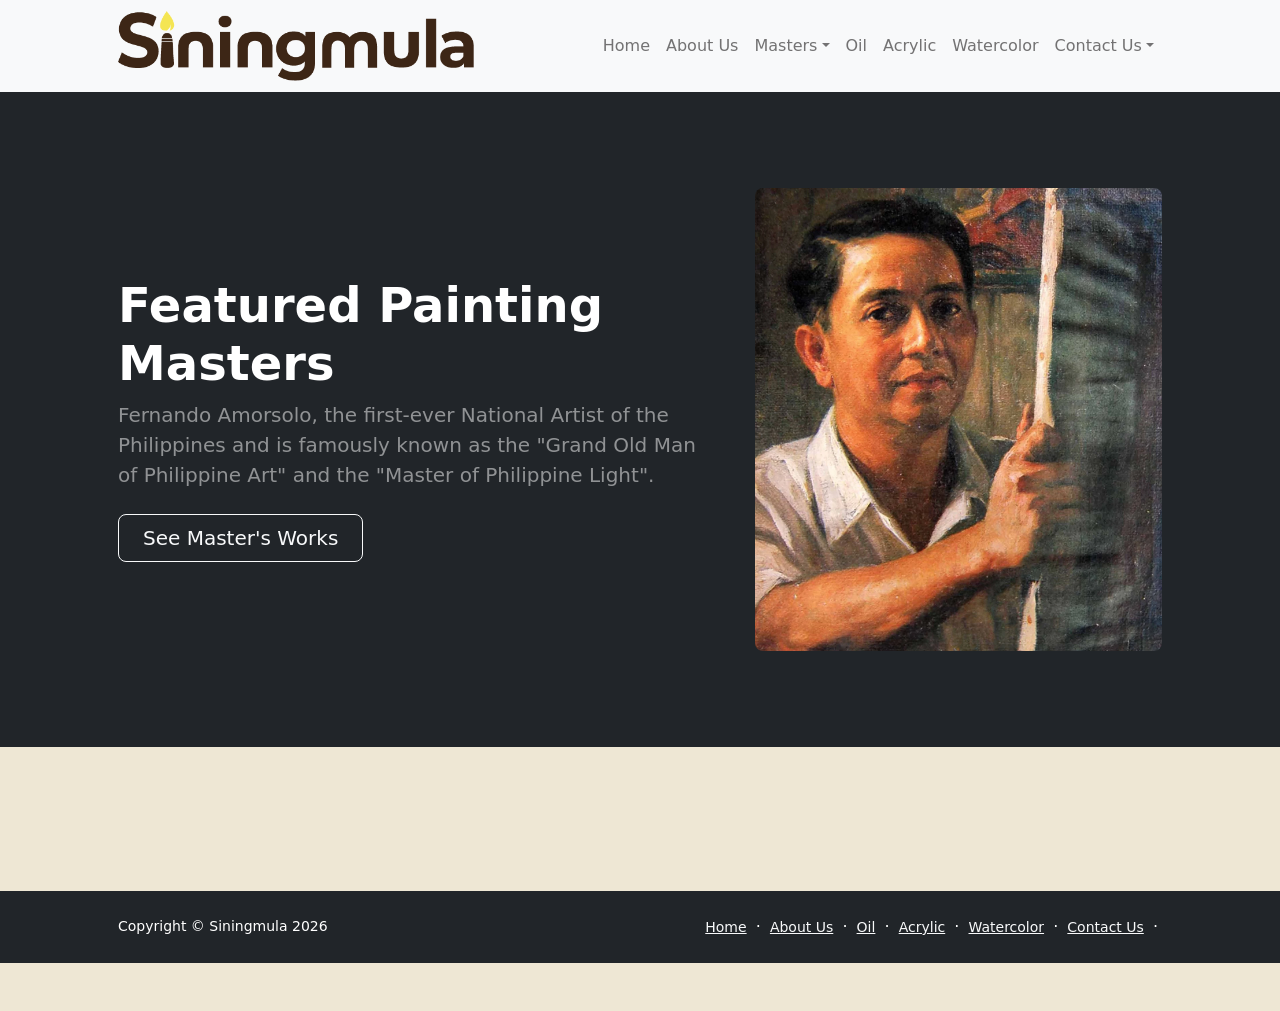
<file: index.html>
<!doctype html>
<html lang="en">
  <head>
    <meta charset="utf-8" />
    <meta
      name="viewport"
      content="width=device-width, initial-scale=1, shrink-to-fit=no"
    />
    <meta name="description" content="" />
    <meta name="author" content="" />
    <title>Siningmula Web Design Finals</title>
    <!-- Favicon-->
    <link rel="icon" type="image/x-icon" href="assets/SININGMULA ICON.png" />
    <!-- Bootstrap icons-->
    <link
      href="https://cdn.jsdelivr.net/npm/bootstrap-icons@1.5.0/font/bootstrap-icons.css"
      rel="stylesheet"
    />
    <!-- Core theme CSS (includes Bootstrap)-->
    <link href="css/styles.css" rel="stylesheet" />
  </head>
  <body class="d-flex flex-column h-100">
    <main class="flex-shrink-0">
      <!-- Navigation-->
      <nav class="navbar navbar-expand-lg navbar-dark bg-light">
        <div class="container px-5">
          <a class="navbar-brand" href="index.html"><img src="assets/SININGMULA LOGO.png" alt="Siningmula Logo"></a>
          <button
            class="navbar-toggler"
            type="button"
            data-bs-toggle="collapse"
            data-bs-target="#navbarSupportedContent"
            aria-controls="navbarSupportedContent"
            aria-expanded="false"
            aria-label="Toggle navigation"
          >
            <span class="navbar-toggler-icon"></span>
          </button>
          <div class="collapse navbar-collapse" id="navbarSupportedContent">
            <ul class="navbar-nav ms-auto mb-2 mb-lg-0">
              <li class="nav-item">
                <a class="nav-link" href="index.html">Home</a>
              </li>
              <li class="nav-item">
                <a class="nav-link" href="about-us.html">About Us</a>
              </li>
              <li class="nav-item dropdown">
                <a
                  class="nav-link dropdown-toggle"
                  id="navbarDropdownBlog"
                  href="#"
                  role="button"
                  data-bs-toggle="dropdown"
                  aria-expanded="false"
                  >Masters</a
                >
                <ul
                  class="dropdown-menu dropdown-menu-end"
                  aria-labelledby="navbarDropdownBlog"
                >
                  <li>
                    <a class="dropdown-item" href="Master-1.html"
                      >Fernando Amorsolo</a
                    >
                  </li>
                  <li>
                    <a class="dropdown-item" href="Master-2.html">Jose Joya</a>
                  </li>
                  <li>
                    <a class="dropdown-item" href="Master-3.html"
                      >Rafael Cusi</a
                    >
                  </li>
                </ul>
              </li>
              <li class="nav-item">
                <a class="nav-link" href="Oil.html">Oil</a>
              </li>
              <li class="nav-item">
                <a class="nav-link" href="Acrylic.html">Acrylic</a>
              </li>

              <li class="nav-item">
                <a class="nav-link" href="Watercolor.html">Watercolor</a>
              </li>
              <li class="nav-item dropdown">
                <a
                  class="nav-link dropdown-toggle"
                  id="navbarDropdownBlog"
                  href="#"
                  role="button"
                  data-bs-toggle="dropdown"
                  aria-expanded="false"
                  >Contact Us</a
                >
                <ul
                  class="dropdown-menu dropdown-menu-end"
                  aria-labelledby="navbarDropdownBlog"
                >
                  <li>
                    <a class="dropdown-item" href="#!"
                      >Email Us</a
                    >
                  </li>
                  <li>
                    <a class="dropdown-item" href="#!">Instagram</a>
                  </li>
                  <li>
                    <a class="dropdown-item" href="#!"
                      >Facebook</a
                    >
                  </li>
                </ul>
              </li>
            </ul>
          </div>
        </div>
      </nav>
      <!-- Header-->
      <header class="bg-dark py-5">
        <div class="container px-5">
          <div class="row gx-5 align-items-center justify-content-center">
            <div class="col-lg-8 col-xl-7 col-xxl-6">
              <div class="my-5 text-center text-xl-start">
                <h1 class="display-5 fw-bolder text-white mb-2">
                  Featured Painting Masters
                </h1>
                <p class="lead fw-normal text-white-50 mb-4">
                  Fernando Amorsolo, the first-ever National Artist of the Philippines and is famously known as the "Grand Old Man of Philippine Art" and the "Master of Philippine Light".
                </p>
                <div
                  class="d-grid gap-3 d-sm-flex justify-content-sm-center justify-content-xl-start"
                >
                  <a class="btn btn-outline-light btn-lg px-4" href="Master-1.html"
                    >See Master's Works</a
                  >
                </div>
              </div>
            </div>
            <div class="col-xl-5 col-xxl-6 d-none d-xl-block text-center">
              <img
                class="img-fluid rounded-3 my-5"
                src="assets/Fernando/fernando amorsolo.webp" alt="Fernando Amorsolo"
                alt="..."
              />
            </div>
          </div>
        </div>
      </header>

      <!-- Blog preview section-->
      <section class="py-5">
        <div class="container px-5 my-5">
          <div class="row gx-5 justify-content-center">
            <div class="col-lg-8 col-xl-6">
              
              </div>
            </div>
          </div>
          
      
    <!-- Footer-->
    <footer class="bg-dark py-4 mt-auto">
      <div class="container px-5">
        <div
          class="row align-items-center justify-content-between flex-column flex-sm-row"
        >
          <div class="col-auto">
            <div class="small m-0 text-white">
              Copyright &copy; Siningmula 2026
            </div>
          </div>
          <div class="col-auto">
            <a class="link-light small" href="index.html">Home</a>
            <span class="text-white mx-1">&middot;</span>
            <a class="link-light small" href="about-us.html">About Us</a>
            <span class="text-white mx-1">&middot;</span>
            <a class="link-light small" href="Oil.html">Oil</a>
            <span class="text-white mx-1">&middot;</span>
            <a class="link-light small" href="Acrylic.html">Acrylic</a>
            <span class="text-white mx-1">&middot;</span>
            <a class="link-light small" href="Watercolor.html">Watercolor</a>
            <span class="text-white mx-1">&middot;</span>
            <a class="link-light small" href="contact.html">Contact Us</a>
            <span class="text-white mx-1">&middot;</span>
          </div>
        </div>
      </div>
    </footer>
    <!-- Bootstrap core JS-->
    <script src="https://cdn.jsdelivr.net/npm/bootstrap@5.2.3/dist/js/bootstrap.bundle.min.js"></script>
    <!-- Core theme JS-->
    <script src="js/scripts.js"></script>
  </body>
</html>
</file>
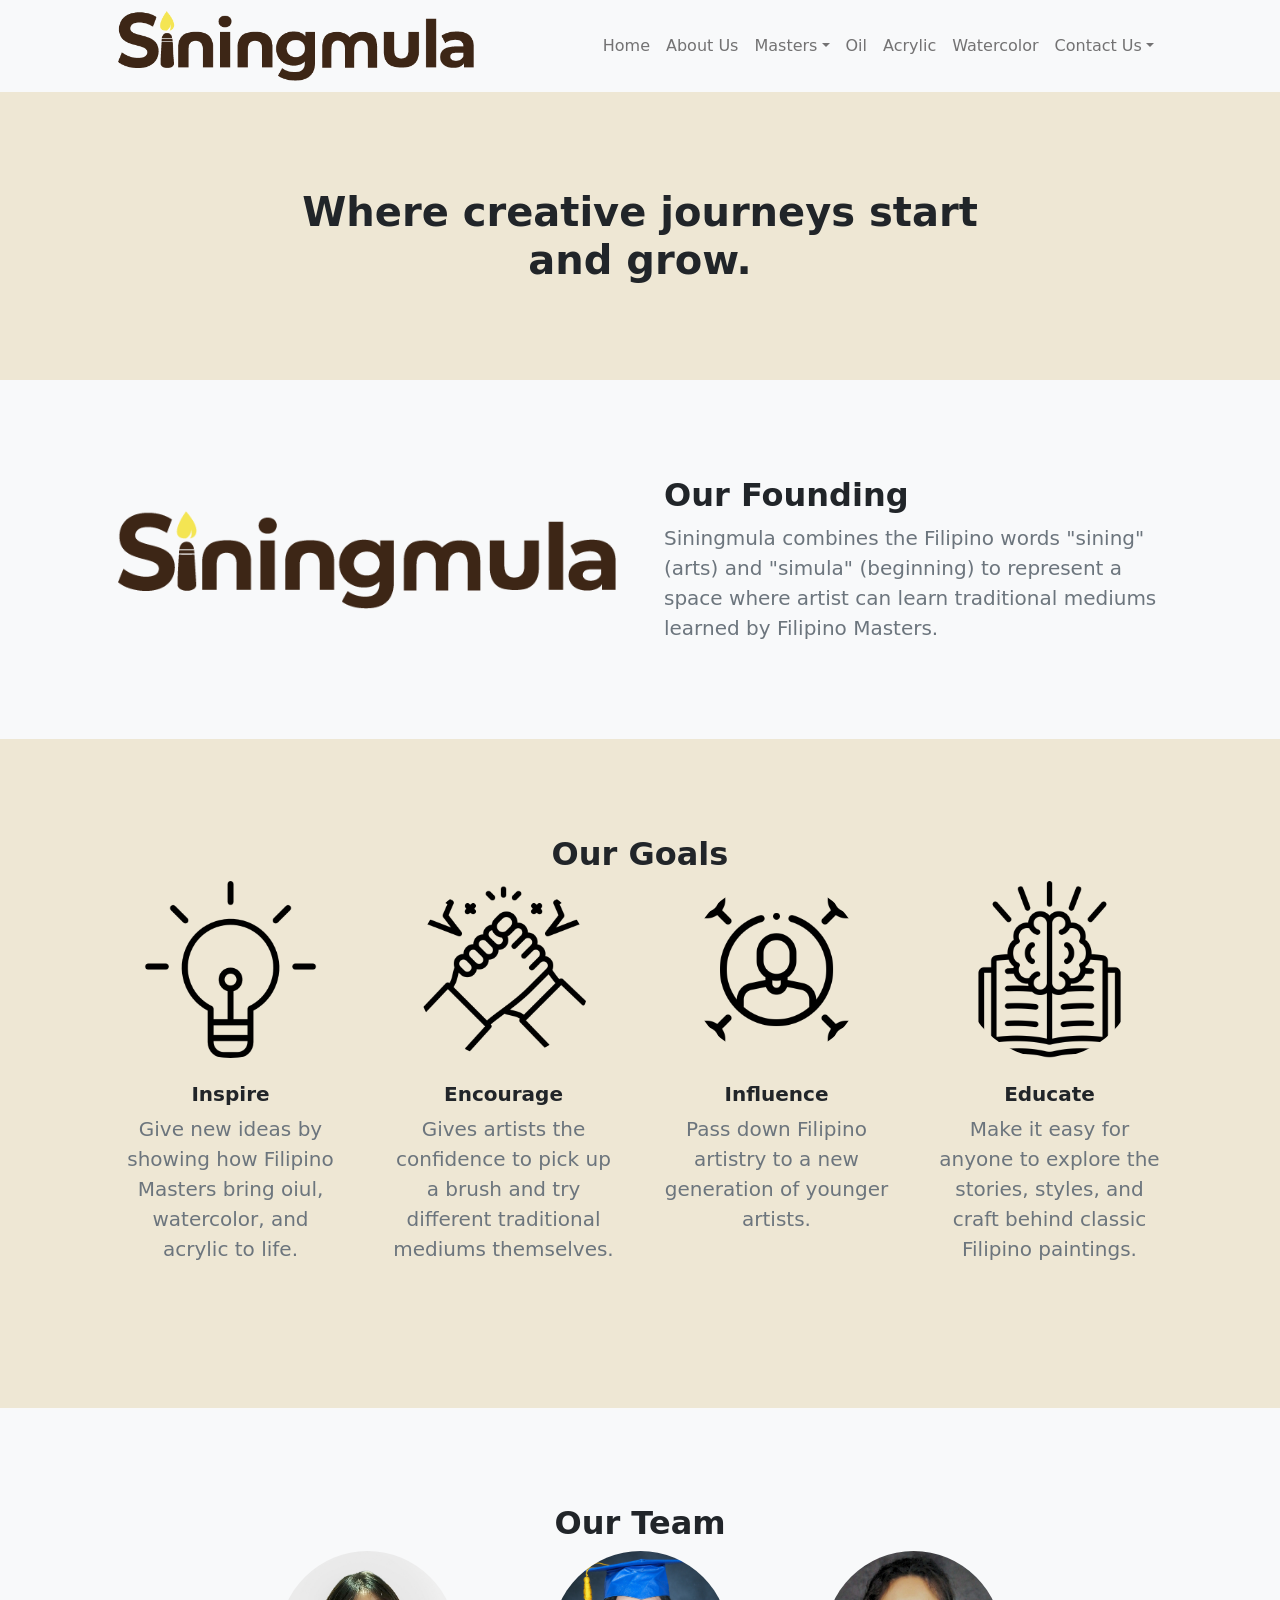
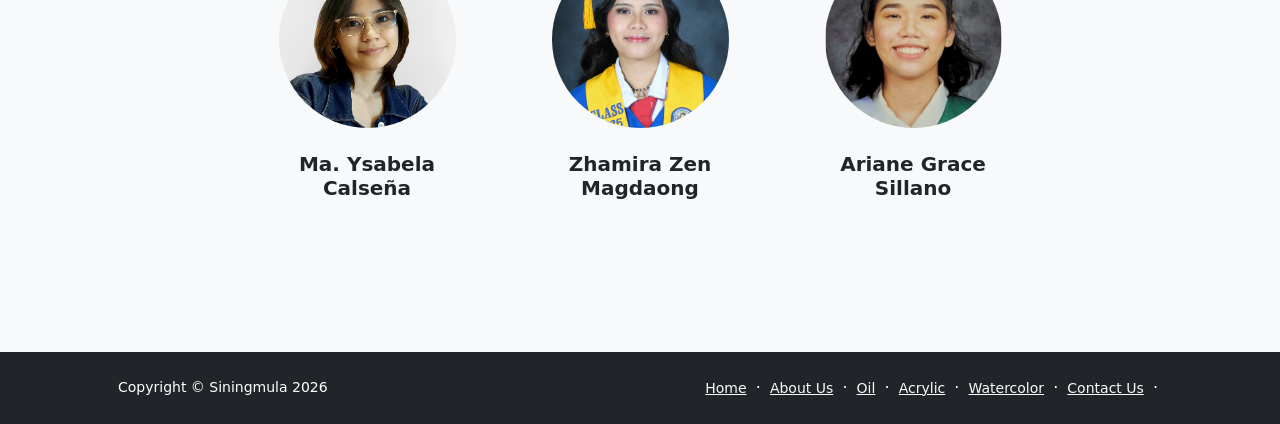
<file: about-us.html>
<!doctype html>
<html lang="en">
  <head>
    <meta charset="utf-8" />
    <meta
      name="viewport"
      content="width=device-width, initial-scale=1, shrink-to-fit=no"
    />
    <meta name="description" content="" />
    <meta name="author" content="" />
    <title>Siningmula Web Design Finals</title>
    <!-- Favicon-->
    <link rel="icon" type="image/x-icon" href="assets/SININGMULA ICON.png" />
    <!-- Bootstrap icons-->
    <link
      href="https://cdn.jsdelivr.net/npm/bootstrap-icons@1.5.0/font/bootstrap-icons.css"
      rel="stylesheet"
    />
    <!-- Core theme CSS (includes Bootstrap)-->
    <link href="css/styles.css" rel="stylesheet" />
  </head>
  <body class="d-flex flex-column">
    <main class="flex-shrink-0">
      <!-- Navigation-->
      <nav class="navbar navbar-expand-lg navbar-dark bg-light">
        <div class="container px-5">
          <a class="navbar-brand" href="index.html"
            ><img src="assets/SININGMULA LOGO.png" alt="Siningmula Logo"
          /></a>
          <button
            class="navbar-toggler"
            type="button"
            data-bs-toggle="collapse"
            data-bs-target="#navbarSupportedContent"
            aria-controls="navbarSupportedContent"
            aria-expanded="false"
            aria-label="Toggle navigation"
          >
            <span class="navbar-toggler-icon"></span>
          </button>
          <div class="collapse navbar-collapse" id="navbarSupportedContent">
            <ul class="navbar-nav ms-auto mb-2 mb-lg-0">
              <li class="nav-item">
                <a class="nav-link" href="index.html">Home</a>
              </li>
              <li class="nav-item">
                <a class="nav-link" href="about-us.html">About Us</a>
              </li>
              <li class="nav-item dropdown">
                <a
                  class="nav-link dropdown-toggle"
                  id="navbarDropdownBlog"
                  href="#"
                  role="button"
                  data-bs-toggle="dropdown"
                  aria-expanded="false"
                  >Masters</a
                >
                <ul
                  class="dropdown-menu dropdown-menu-end"
                  aria-labelledby="navbarDropdownBlog"
                >
                  <li>
                    <a class="dropdown-item" href="Master-1.html"
                      >Fernando Amorsolo</a
                    >
                  </li>
                  <li>
                    <a class="dropdown-item" href="Master-2.html">Jose Joya</a>
                  </li>
                  <li>
                    <a class="dropdown-item" href="Master-3.html"
                      >Rafael Cusi</a
                    >
                  </li>
                </ul>
              </li>
              <li class="nav-item">
                <a class="nav-link" href="Oil.html">Oil</a>
              </li>
              <li class="nav-item">
                <a class="nav-link" href="Acrylic.html">Acrylic</a>
              </li>

              <li class="nav-item">
                <a class="nav-link" href="Watercolor.html">Watercolor</a>
              </li>
              <li class="nav-item dropdown">
                <a
                  class="nav-link dropdown-toggle"
                  id="navbarDropdownBlog"
                  href="#"
                  role="button"
                  data-bs-toggle="dropdown"
                  aria-expanded="false"
                  >Contact Us</a
                >
                <ul
                  class="dropdown-menu dropdown-menu-end"
                  aria-labelledby="navbarDropdownBlog"
                >
                  <li>
                    <a class="dropdown-item" href="#!">Email Us</a>
                  </li>
                  <li>
                    <a class="dropdown-item" href="#!">Instagram</a>
                  </li>
                  <li>
                    <a class="dropdown-item" href="#!">Facebook</a>
                  </li>
                </ul>
              </li>
            </ul>
          </div>
        </div>
      </nav>
      <!-- Header-->
      <header class="py-5">
        <div class="container px-5">
          <div class="row justify-content-center">
            <div class="col-lg-8 col-xxl-6">
              <div class="text-center my-5">
                <h1 class="fw-bolder mb-3">
                  Where creative journeys start and grow.
                </h1>
              </div>
            </div>
          </div>
        </div>
      </header>
      <!-- About section one-->
      <section class="py-5 bg-light" id="scroll-target">
        <div class="container px-5 my-5">
          <div class="row gx-5 align-items-center">
            <div class="col-lg-6">
              <img
                class="img-fluid rounded mb-5 mb-lg-0"
                src="assets/SININGMULA LOGO.png"
                alt="..."
              />
            </div>
            <div class="col-lg-6">
              <h2 class="fw-bolder">Our Founding</h2>
              <p class="lead fw-normal text-muted mb-0">
                Siningmula combines the Filipino words "sining" (arts) and
                "simula" (beginning) to represent a space where artist can learn
                traditional mediums learned by Filipino Masters.
              </p>
            </div>
          </div>
        </div>
      </section>
      <!-- About section two-->
      <section class="py-5">
        <div class="container px-5 my-5">
          <div class="text-center">
            <h2 class="fw-bolder">Our Goals</h2>
          </div>
          <div
            class="row gx-5 row-cols-1 row-cols-sm-2 row-cols-xl-4 justify-content-center"
          >
            <div class="col mb-5 mb-5 mb-xl-0">
              <div class="text-center">
                <img
                  class="img-fluid rounded-circle mb-4 px-4"
                  src="assets/inspire.png"
                  alt="Inspire"
                />
                <h5 class="fw-bolder">Inspire</h5>
                <p class="lead fw-normal text-muted mb-0">
                  Give new ideas by showing how Filipino Masters bring oiul,
                  watercolor, and acrylic to life.
                </p>
              </div>
            </div>
            <div class="col mb-5 mb-5 mb-sm-0">
              <div class="text-center">
                <img
                  class="img-fluid rounded-circle mb-4 px-4"
                  src="assets/encourage.png"
                  alt="..."
                />
                <h5 class="fw-bolder">Encourage</h5>
                <p class="lead fw-normal text-muted mb-0">
                  Gives artists the confidence to pick up a brush and try
                  different traditional mediums themselves.
                </p>
              </div>
            </div>
            <div class="col mb-5">
              <div class="text-center">
                <img
                  class="img-fluid rounded-circle mb-4 px-4"
                  src="assets/influence.png"
                  alt="Influence"
                />
                <h5 class="fw-bolder">Influence</h5>
                <p class="lead fw-normal text-muted mb-0">
                  Pass down Filipino artistry to a new generation of younger
                  artists.
                </p>
              </div>
            </div>
            <div class="col mb-5">
              <div class="text-center">
                <img
                  class="img-fluid rounded-circle mb-4 px-4"
                  src="assets/educate.png"
                  alt="educate"
                />
                <h5 class="fw-bolder">Educate</h5>
                <p class="lead fw-normal text-muted mb-0">
                  Make it easy for anyone to explore the stories, styles, and
                  craft behind classic Filipino paintings.
                </p>
              </div>
            </div>
          </div>
        </div>
      </section>
      <!-- Team members section-->
      <section class="py-5 bg-light">
        <div class="container px-5 my-5">
          <div class="text-center">
            <h2 class="fw-bolder">Our Team</h2>
          </div>
          <div
            class="row gx-5 row-cols-1 row-cols-sm-2 row-cols-xl-4 justify-content-center"
          >
            <div class="col mb-5 mb-5 mb-xl-0">
              <div class="text-center">
                <img
                  class="img-fluid rounded-circle mb-4 px-4"
                  src="assets/Formal Photo/Ysa.jpeg"
                  alt="Ma. Ysabela Calsena"
                />
                <h5 class="fw-bolder">Ma. Ysabela Calseña</h5>
              </div>
            </div>
            <div class="col mb-5 mb-5 mb-sm-0">
              <div class="text-center">
                <img
                  class="img-fluid rounded-circle mb-4 px-4"
                  src="assets/Formal Photo/Zen.JPG"
                  alt="Zhamira Zen Magdaong"
                />
                <h5 class="fw-bolder">Zhamira Zen Magdaong</h5>
              </div>
            </div>
            <div class="col mb-5">
              <div class="text-center">
                <img
                  class="img-fluid rounded-circle mb-4 px-4"
                  src="assets/Formal Photo/Ariane.png"
                  alt="Ariane Grace Sillano"
                />
                <h5 class="fw-bolder">Ariane Grace Sillano</h5>
              </div>
            </div>
          </div>
        </div>
      </section>
    </main>
    <!-- Footer-->
    <footer class="bg-dark py-4 mt-auto">
      <div class="container px-5">
        <div
          class="row align-items-center justify-content-between flex-column flex-sm-row"
        >
          <div class="col-auto">
            <div class="small m-0 text-white">
              Copyright &copy; Siningmula 2026
            </div>
          </div>
          <div class="col-auto">
            <a class="link-light small" href="index.html">Home</a>
            <span class="text-white mx-1">&middot;</span>
            <a class="link-light small" href="about-us.html">About Us</a>
            <span class="text-white mx-1">&middot;</span>
            <a class="link-light small" href="Oil.html">Oil</a>
            <span class="text-white mx-1">&middot;</span>
            <a class="link-light small" href="Acrylic.html">Acrylic</a>
            <span class="text-white mx-1">&middot;</span>
            <a class="link-light small" href="Watercolor.html">Watercolor</a>
            <span class="text-white mx-1">&middot;</span>
            <a class="link-light small" href="contact.html">Contact Us</a>
            <span class="text-white mx-1">&middot;</span>
          </div>
        </div>
      </div>
    </footer>
    <!-- Bootstrap core JS-->
    <script src="https://cdn.jsdelivr.net/npm/bootstrap@5.2.3/dist/js/bootstrap.bundle.min.js"></script>
    <!-- Core theme JS-->
    <script src="js/scripts.js"></script>
  </body>
</html>
</file>
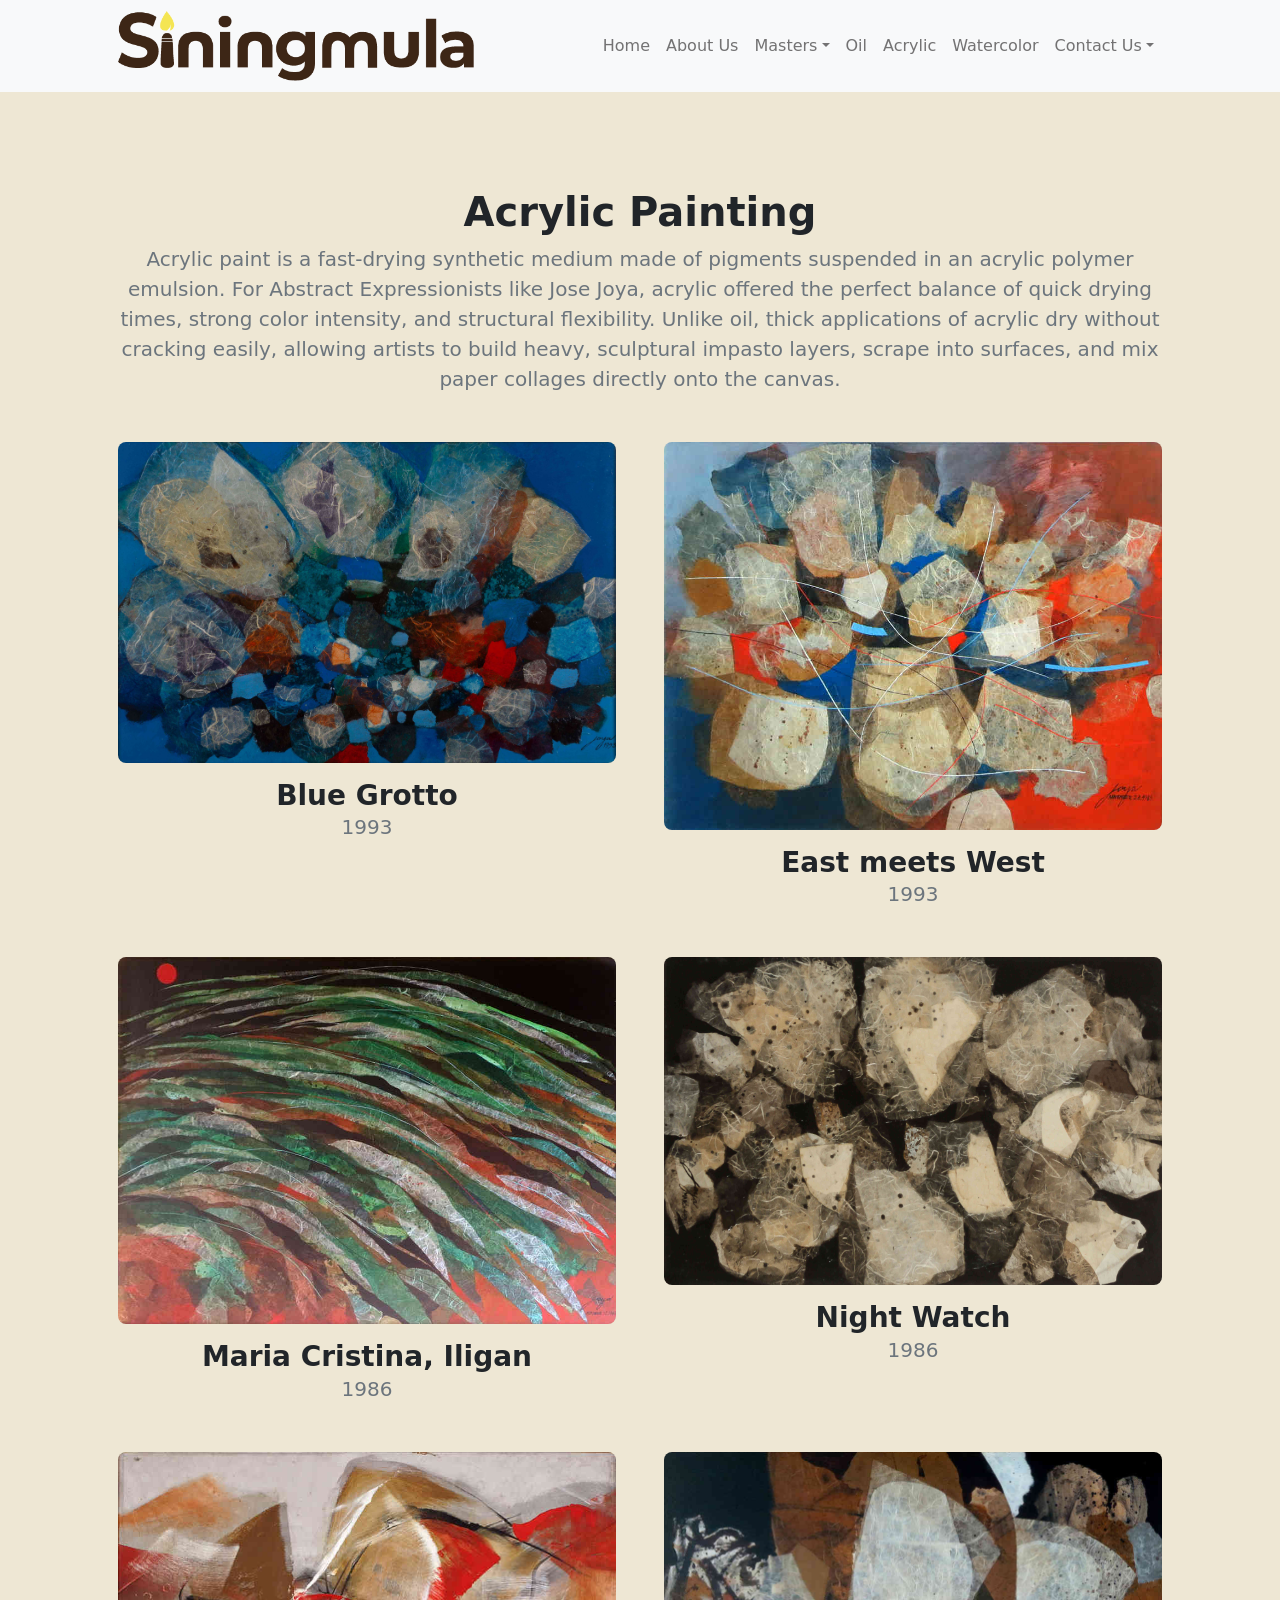
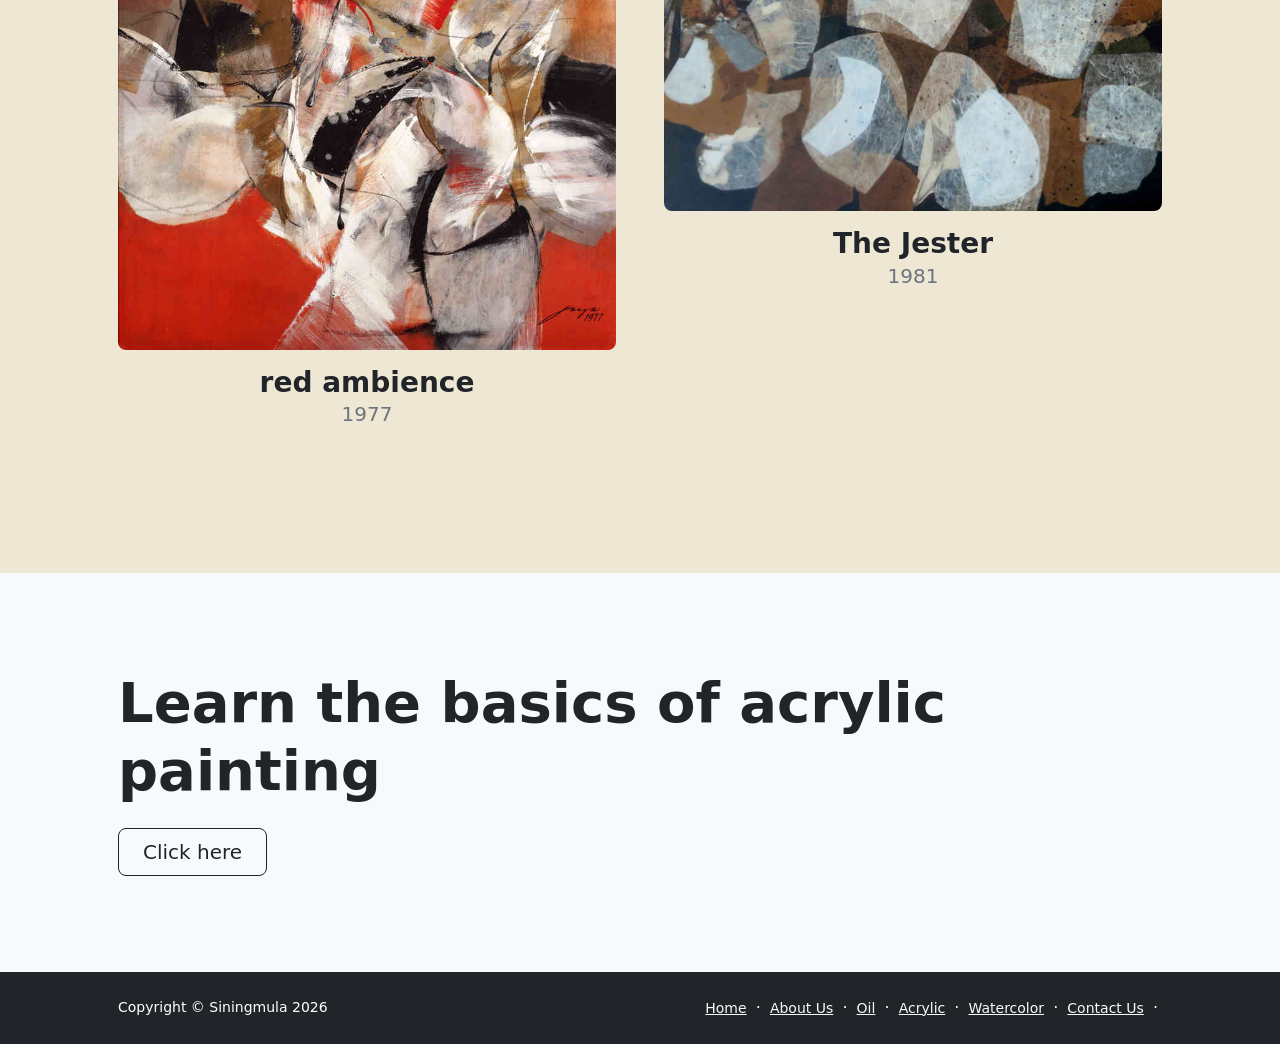
<file: Acrylic.html>
<!doctype html>
<html lang="en">
  <head>
    <meta charset="utf-8" />
    <meta
      name="viewport"
      content="width=device-width, initial-scale=1, shrink-to-fit=no"
    />
    <meta name="description" content="" />
    <meta name="author" content="" />
    <title>Siningmula Web Design Finals</title>
    <!-- Favicon-->
    <link rel="icon" type="image/x-icon" href="assets/SININGMULA ICON.png" />
    <!-- Bootstrap icons-->
    <link
      href="https://cdn.jsdelivr.net/npm/bootstrap-icons@1.5.0/font/bootstrap-icons.css"
      rel="stylesheet"
    />
    <!-- Core theme CSS (includes Bootstrap)-->
    <link href="css/styles.css" rel="stylesheet" />
  </head>
  <body class="d-flex flex-column h-100">
    <main class="flex-shrink-0">
      <!-- Navigation-->
      <nav class="navbar navbar-expand-lg navbar-dark bg-light">
        <div class="container px-5">
          <a class="navbar-brand" href="index.html"
            ><img src="assets/SININGMULA LOGO.png" alt="Siningmula Logo"
          /></a>
          <button
            class="navbar-toggler"
            type="button"
            data-bs-toggle="collapse"
            data-bs-target="#navbarSupportedContent"
            aria-controls="navbarSupportedContent"
            aria-expanded="false"
            aria-label="Toggle navigation"
          >
            <span class="navbar-toggler-icon"></span>
          </button>
          <div class="collapse navbar-collapse" id="navbarSupportedContent">
            <ul class="navbar-nav ms-auto mb-2 mb-lg-0">
              <li class="nav-item">
                <a class="nav-link" href="index.html">Home</a>
              </li>
              <li class="nav-item">
                <a class="nav-link" href="about-us.html">About Us</a>
              </li>
              <li class="nav-item dropdown">
                <a
                  class="nav-link dropdown-toggle"
                  id="navbarDropdownBlog"
                  href="#"
                  role="button"
                  data-bs-toggle="dropdown"
                  aria-expanded="false"
                  >Masters</a
                >
                <ul
                  class="dropdown-menu dropdown-menu-end"
                  aria-labelledby="navbarDropdownBlog"
                >
                  <li>
                    <a class="dropdown-item" href="Master-1.html"
                      >Fernando Amorsolo</a
                    >
                  </li>
                  <li>
                    <a class="dropdown-item" href="Master-2.html">Jose Joya</a>
                  </li>
                  <li>
                    <a class="dropdown-item" href="Master-3.html"
                      >Rafael Cusi</a
                    >
                  </li>
                </ul>
              </li>
              <li class="nav-item">
                <a class="nav-link" href="Oil.html">Oil</a>
              </li>
              <li class="nav-item">
                <a class="nav-link" href="Acrylic.html">Acrylic</a>
              </li>

              <li class="nav-item">
                <a class="nav-link" href="Watercolor.html">Watercolor</a>
              </li>
              <li class="nav-item dropdown">
                <a
                  class="nav-link dropdown-toggle"
                  id="navbarDropdownBlog"
                  href="#"
                  role="button"
                  data-bs-toggle="dropdown"
                  aria-expanded="false"
                  >Contact Us</a
                >
                <ul
                  class="dropdown-menu dropdown-menu-end"
                  aria-labelledby="navbarDropdownBlog"
                >
                  <li>
                    <a class="dropdown-item" href="#!">Email Us</a>
                  </li>
                  <li>
                    <a class="dropdown-item" href="#!">Instagram</a>
                  </li>
                  <li>
                    <a class="dropdown-item" href="#!">Facebook</a>
                  </li>
                </ul>
              </li>
            </ul>
          </div>
        </div>
      </nav>
      <!-- Page Content-->
      <section class="py-5">
        <div class="container px-5 my-5">
          <div class="text-center mb-5">
            <h1 class="fw-bolder">Acrylic Painting</h1>
            <p class="lead fw-normal text-muted mb-0">
              Acrylic paint is a fast-drying synthetic medium made of pigments
              suspended in an acrylic polymer emulsion. For Abstract
              Expressionists like Jose Joya, acrylic offered the perfect balance
              of quick drying times, strong color intensity, and structural
              flexibility. Unlike oil, thick applications of acrylic dry without
              cracking easily, allowing artists to build heavy, sculptural
              impasto layers, scrape into surfaces, and mix paper collages
              directly onto the canvas.
            </p>
          </div>
          <div class="row gx-5">
            <div class="col-lg-6">
              <div class="text-center mb-5">
                <div class="position-relative mb-5">
                  <img
                    class="img-fluid rounded-3 mb-3"
                    src="assets/Jose Joya/Blue Grotto 1993.jpg"
                    alt="Blue Grotto"
                  />
                  <a
                    class="h3 fw-bolder text-decoration-none link-dark stretched-link"
                    >Blue Grotto</a
                  >
                  <p class="lead fw-normal text-muted mb-0">1993</p>
                </div>
              </div>
            </div>
            <div class="col-lg-6">
              <div class="text-center mb-5">
                <div class="position-relative mb-5">
                  <img
                    class="img-fluid rounded-3 mb-3"
                    src="assets/Jose Joya/East Meets West 1983 jose joya.jpg"
                    alt="East Meets West"
                  />
                  <a
                    class="h3 fw-bolder text-decoration-none link-dark stretched-link"
                    >East meets West</a
                  >
                  <p class="lead fw-normal text-muted mb-0">1993</p>
                </div>
              </div>
            </div>
            <div class="col-lg-6">
              <div class="text-center mb-5">
                <div class="position-relative mb-5">
                  <img
                    class="img-fluid rounded-3 mb-3"
                    src="assets/Jose Joya/Maria Cristina, Iligan 1986.jpg"
                    alt=".Maria Cristina, Iligan."
                  />
                  <a
                    class="h3 fw-bolder text-decoration-none link-dark stretched-link"
                    >Maria Cristina, Iligan</a
                  >
                  <p class="lead fw-normal text-muted mb-0">1986</p>
                </div>
              </div>
            </div>
            <div class="col-lg-6">
              <div class="text-center mb-5">
                <div class="position-relative mb-5">
                  <img
                    class="img-fluid rounded-3 mb-3"
                    src="assets/Jose Joya/Night Watch 1986.jpg"
                    alt="Night Watch"
                  />
                  <a
                    class="h3 fw-bolder text-decoration-none link-dark stretched-link"
                    >Night Watch</a
                  >
                  <p class="lead fw-normal text-muted mb-0">1986</p>
                </div>
              </div>
            </div>
            <div class="col-lg-6">
              <div class="text-center mb-5">
                <div class="position-relative mb-5">
                  <img
                    class="img-fluid rounded-3 mb-3"
                    src="assets/Jose Joya/red ambience 1977.jpg"
                    alt="Red Ambience"
                  />
                  <a
                    class="h3 fw-bolder text-decoration-none link-dark stretched-link"
                    >red ambience</a
                  >
                  <p class="lead fw-normal text-muted mb-0">1977</p>
                </div>
              </div>
            </div>
            <div class="col-lg-6">
              <div class="text-center mb-5">
                <div class="position-relative mb-5">
                  <img
                    class="img-fluid rounded-3 mb-3"
                    src="assets/Jose Joya/The Jester 1981.jpg"
                    alt="The Jester"
                  />
                  <a
                    class="h3 fw-bolder text-decoration-none link-dark stretched-link"
                    >The Jester</a
                  >
                  <p class="lead fw-normal text-muted mb-0">1981</p>
                </div>
              </div>
            </div>
          </div>
        </div>
      </section>
      <section class="py-5 bg-light">
        <div class="container px-5 my-5">
          <h2 class="display-4 fw-bolder mb-4">
            Learn the basics of acrylic painting
          </h2>
          <a
            class="btn btn-outline-dark btn-lg px-4"
            href="https://youtu.be/Fwg5RTnm-gA?si=F7y7RTEzLgV_YBIu"
            target="blank"
            rel="noopener noreferrer"
            >Click here</a
          >
        </div>
      </section>
    </main>
    <!-- Footer-->
    <footer class="bg-dark py-4 mt-auto">
      <div class="container px-5">
        <div
          class="row align-items-center justify-content-between flex-column flex-sm-row"
        >
          <div class="col-auto">
            <div class="small m-0 text-white">
              Copyright &copy; Siningmula 2026
            </div>
          </div>
          <div class="col-auto">
            <a class="link-light small" href="index.html">Home</a>
            <span class="text-white mx-1">&middot;</span>
            <a class="link-light small" href="about-us.html">About Us</a>
            <span class="text-white mx-1">&middot;</span>
            <a class="link-light small" href="Oil.html">Oil</a>
            <span class="text-white mx-1">&middot;</span>
            <a class="link-light small" href="Acrylic.html">Acrylic</a>
            <span class="text-white mx-1">&middot;</span>
            <a class="link-light small" href="Watercolor.html">Watercolor</a>
            <span class="text-white mx-1">&middot;</span>
            <a class="link-light small" href="contact.html">Contact Us</a>
            <span class="text-white mx-1">&middot;</span>
          </div>
        </div>
      </div>
    </footer>
    <!-- Bootstrap core JS-->
    <script src="https://cdn.jsdelivr.net/npm/bootstrap@5.2.3/dist/js/bootstrap.bundle.min.js"></script>
    <!-- Core theme JS-->
    <script src="js/scripts.js"></script>
  </body>
</html>
</file>
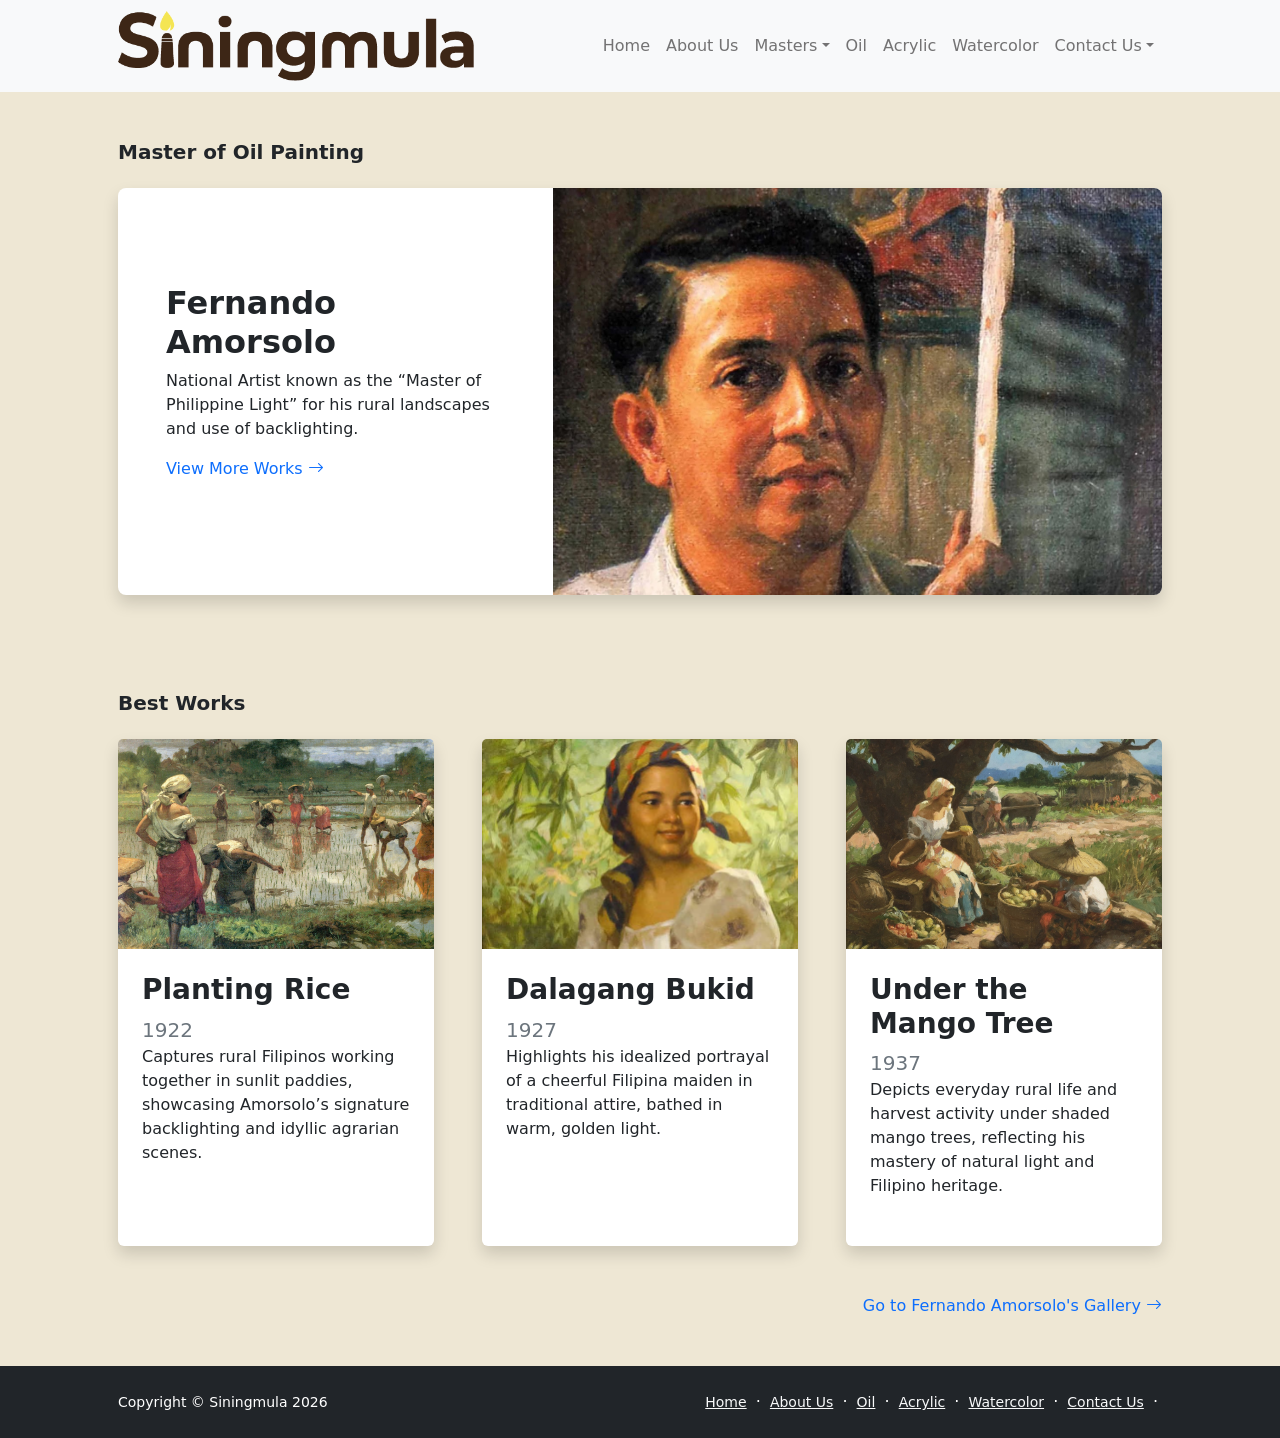
<file: Master-1.html>
<!doctype html>
<html lang="en">
  <head>
    <meta charset="utf-8" />
    <meta
      name="viewport"
      content="width=device-width, initial-scale=1, shrink-to-fit=no"
    />
    <meta name="description" content="" />
    <meta name="author" content="" />
    <title>Siningmula Web Design Finals</title>
    <!-- Favicon-->
    <link rel="icon" type="image/x-icon" href="assets/SININGMULA ICON.png" />
    <!-- Bootstrap icons-->
    <link
      href="https://cdn.jsdelivr.net/npm/bootstrap-icons@1.5.0/font/bootstrap-icons.css"
      rel="stylesheet"
    />
    <!-- Core theme CSS (includes Bootstrap)-->
    <link href="css/styles.css" rel="stylesheet" />
  </head>
  <body class="d-flex flex-column">
    <main class="flex-shrink-0">
      <!-- Navigation-->
      <nav class="navbar navbar-expand-lg navbar-dark bg-light">
        <div class="container px-5">
          <a class="navbar-brand" href="index.html"
            ><img src="assets/SININGMULA LOGO.png" alt="Siningmula Logo"
          /></a>
          <button
            class="navbar-toggler"
            type="button"
            data-bs-toggle="collapse"
            data-bs-target="#navbarSupportedContent"
            aria-controls="navbarSupportedContent"
            aria-expanded="false"
            aria-label="Toggle navigation"
          >
            <span class="navbar-toggler-icon"></span>
          </button>
          <div class="collapse navbar-collapse" id="navbarSupportedContent">
            <ul class="navbar-nav ms-auto mb-2 mb-lg-0">
              <li class="nav-item">
                <a class="nav-link" href="index.html">Home</a>
              </li>
              <li class="nav-item">
                <a class="nav-link" href="about-us.html">About Us</a>
              </li>
              <li class="nav-item dropdown">
                <a
                  class="nav-link dropdown-toggle"
                  id="navbarDropdownBlog"
                  href="#"
                  role="button"
                  data-bs-toggle="dropdown"
                  aria-expanded="false"
                  >Masters</a
                >
                <ul
                  class="dropdown-menu dropdown-menu-end"
                  aria-labelledby="navbarDropdownBlog"
                >
                  <li>
                    <a class="dropdown-item" href="Master-1.html"
                      >Fernando Amorsolo</a
                    >
                  </li>
                  <li>
                    <a class="dropdown-item" href="Master-2.html">Jose Joya</a>
                  </li>
                  <li>
                    <a class="dropdown-item" href="Master-3.html"
                      >Rafael Cusi</a
                    >
                  </li>
                </ul>
              </li>
              <li class="nav-item">
                <a class="nav-link" href="Oil.html">Oil</a>
              </li>
              <li class="nav-item">
                <a class="nav-link" href="Acrylic.html">Acrylic</a>
              </li>

              <li class="nav-item">
                <a class="nav-link" href="Watercolor.html">Watercolor</a>
              </li>
              <li class="nav-item dropdown">
                <a
                  class="nav-link dropdown-toggle"
                  id="navbarDropdownBlog"
                  href="#"
                  role="button"
                  data-bs-toggle="dropdown"
                  aria-expanded="false"
                  >Contact Us</a
                >
                <ul
                  class="dropdown-menu dropdown-menu-end"
                  aria-labelledby="navbarDropdownBlog"
                >
                  <li>
                    <a class="dropdown-item" href="#!"
                      >Email Us</a
                    >
                  </li>
                  <li>
                    <a class="dropdown-item" href="#!">Instagram</a>
                  </li>
                  <li>
                    <a class="dropdown-item" href="#!"
                      >Facebook</a
                    >
                  </li>
                </ul>
              </li>
            </ul>
          </div>
        </div>
      </nav>
      <!-- Page Content-->
      <section class="py-5">
        <div class="container px-5">
          <h1 class="fw-bolder fs-5 mb-4">Master of Oil Painting</h1>
          <div class="card border-0 shadow rounded-3 overflow-hidden">
            <div class="card-body p-0">
              <div class="row gx-0">
                <div class="col-lg-6 col-xl-5 py-lg-5">
                  <div class="p-4 p-md-5">
                    <div class="h2 fw-bolder">Fernando Amorsolo</div>
                    <p>
                      National Artist known as the “Master of Philippine Light”
                      for his rural landscapes and use of backlighting.
                    </p>
                    <a
                      class="stretched-link text-decoration-none"
                      href="Oil.html"
                    >
                      View More Works
                      <i class="bi bi-arrow-right"></i>
                    </a>
                  </div>
                </div>
                <div class="col-lg-6 col-xl-7">
              <img style = "max-width: 100%; height: 100%;"
                class="bg-featured-blog"
                src="assets/Fernando/fernando amorsolo - Copy.jpg" alt="Fernando Amorsolo"
                alt="Fernando Amorsolo"
              />
            </div>
                </div>
              </div>
            </div>
          </div>
        </div>
      </section>
      <!-- Best Works section-->
      <section class="py-5">
        <div class="container px-5">
          <h2 class="fw-bolder fs-5 mb-4">Best Works</h2>
          <div class="row gx-5">
            <div class="col-lg-4 mb-5">
              <div class="card h-100 shadow border-0">
                <img
                  class="card-img-top"
                  src="assets/Fernando/Planting Rice.jpg"
                  alt="Planting Rice"
                />
                <div class="card-body p-4">
                  <a class="text-decoration-none link-dark stretched-link">
                    <div
                      class="h3 fw-bolder text-decoration-none link-dark stretched-link"
                    >
                      Planting Rice
                    </div></a
                  >
                  <p class="lead fw-normal text-muted mb-0">1922</p>
                  <p class="card-text mb-0">
                    Captures rural Filipinos working together in sunlit paddies,
                    showcasing Amorsolo’s signature backlighting and idyllic
                    agrarian scenes.
                  </p>
                </div>
                <div class="card-footer p-4 pt-0 bg-transparent border-top-0">
                  <div
                    class="d-flex align-items-end justify-content-between"
                  ></div>
                </div>
              </div>
            </div>
            <div class="col-lg-4 mb-5">
              <div class="card h-100 shadow border-0">
                <img
                  class="card-img-top"
                  src="assets/Fernando/dalagang bukid.jpg"
                  alt="Dalagang Bukid"
                />
                <div class="card-body p-4">
                  <a class="text-decoration-none link-dark stretched-link"
                    ><div
                      class="h3 fw-bolder text-decoration-none link-dark stretched-link"
                    >
                      Dalagang Bukid
                    </div></a
                  >
                  <p class="lead fw-normal text-muted mb-0">1927</p>
                  <p class="card-text mb-0">
                    Highlights his idealized portrayal of a cheerful Filipina
                    maiden in traditional attire, bathed in warm, golden light.
                  </p>
                </div>
                <div class="card-footer p-4 pt-0 bg-transparent border-top-0">
                  <div
                    class="d-flex align-items-end justify-content-between"
                  ></div>
                </div>
              </div>
            </div>
            <div class="col-lg-4 mb-5">
              <div class="card h-100 shadow border-0">
                <img
                  class="card-img-top"
                  src="assets/Fernando/under the mango tree.jpeg"
                  alt="Under the Mango Tree"
                />
                <div class="card-body p-4">
                  <a class="text-decoration-none link-dark stretched-link"
                    ><div
                      class="h3 fw-bolder text-decoration-none link-dark stretched-link"
                    >
                      Under the Mango Tree
                    </div></a
                  >
                  <p class="lead fw-normal text-muted mb-0">1937</p>
                  <p class="card-text mb-0">
                    Depicts everyday rural life and harvest activity under
                    shaded mango trees, reflecting his mastery of natural light
                    and Filipino heritage.
                  </p>
                </div>
                <div class="card-footer p-4 pt-0 bg-transparent border-top-0">
                  <div
                    class="d-flex align-items-end justify-content-between"
                  ></div>
                </div>
              </div>
            </div>
          </div>
          <div class="text-end mb-5 mb-xl-0">
            <a class="text-decoration-none" href="Oil.html">
              Go to Fernando Amorsolo's Gallery
              <i class="bi bi-arrow-right"></i>
            </a>
          </div>
        </div>
      </section>
    </main>
    <!-- Footer-->
    <footer class="bg-dark py-4 mt-auto">
      <div class="container px-5">
        <div
          class="row align-items-center justify-content-between flex-column flex-sm-row"
        >
          <div class="col-auto">
            <div class="small m-0 text-white">
              Copyright &copy; Siningmula 2026
            </div>
          </div>
          <div class="col-auto">
            <a class="link-light small" href="index.html">Home</a>
            <span class="text-white mx-1">&middot;</span>
            <a class="link-light small" href="about-us.html">About Us</a>
            <span class="text-white mx-1">&middot;</span>
            <a class="link-light small" href="Oil.html">Oil</a>
            <span class="text-white mx-1">&middot;</span>
            <a class="link-light small" href="Acrylic.html">Acrylic</a>
            <span class="text-white mx-1">&middot;</span>
            <a class="link-light small" href="Watercolor.html">Watercolor</a>
            <span class="text-white mx-1">&middot;</span>
            <a class="link-light small" href="contact.html">Contact Us</a>
            <span class="text-white mx-1">&middot;</span>
          </div>
        </div>
      </div>
    </footer>
    <!-- Bootstrap core JS-->
    <script src="https://cdn.jsdelivr.net/npm/bootstrap@5.2.3/dist/js/bootstrap.bundle.min.js"></script>
    <!-- Core theme JS-->
    <script src="js/scripts.js"></script>
  </body>
</html>
</file>
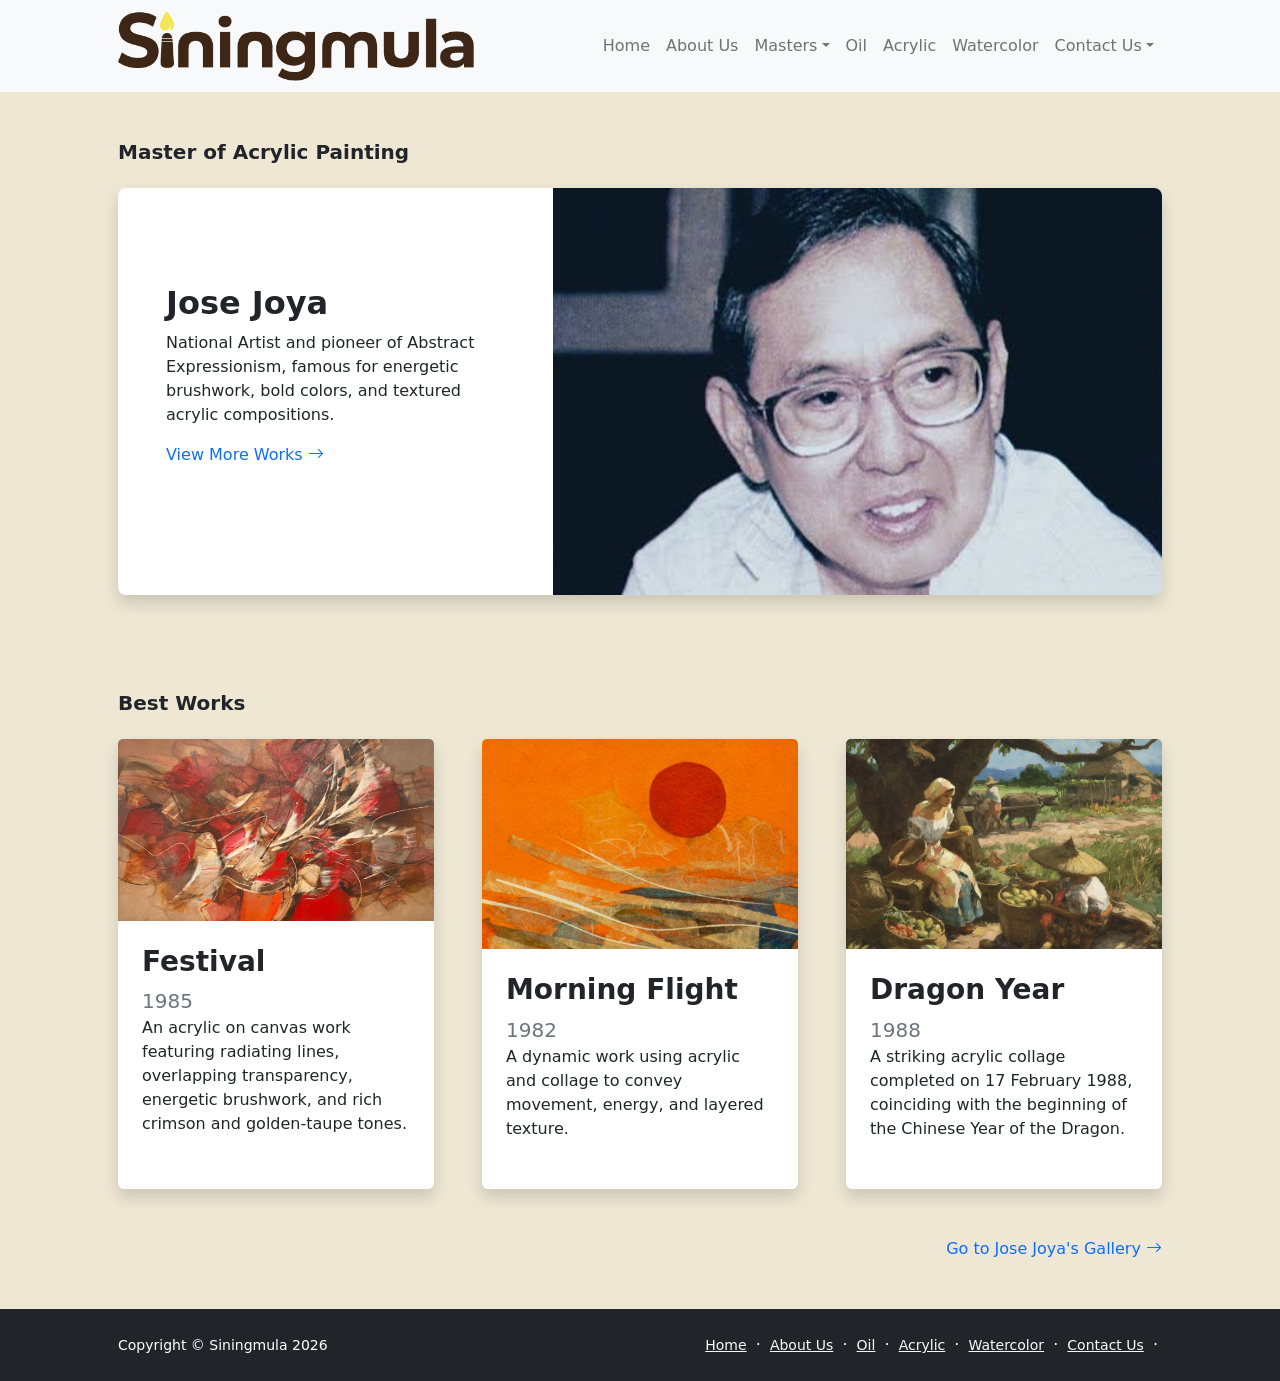
<file: Master-2.html>
<!doctype html>
<html lang="en">
  <head>
    <meta charset="utf-8" />
    <meta
      name="viewport"
      content="width=device-width, initial-scale=1, shrink-to-fit=no"
    />
    <meta name="description" content="" />
    <meta name="author" content="" />
    <title>Siningmula Web Design Finals</title>
    <!-- Favicon-->
    <link rel="icon" type="image/x-icon" href="assets/SININGMULA ICON.png" />
    <!-- Bootstrap icons-->
    <link
      href="https://cdn.jsdelivr.net/npm/bootstrap-icons@1.5.0/font/bootstrap-icons.css"
      rel="stylesheet"
    />
    <!-- Core theme CSS (includes Bootstrap)-->
    <link href="css/styles.css" rel="stylesheet" />
  </head>
  <body class="d-flex flex-column">
    <main class="flex-shrink-0">
      <!-- Navigation-->
      <nav class="navbar navbar-expand-lg navbar-dark bg-light">
        <div class="container px-5">
          <a class="navbar-brand" href="index.html"
            ><img src="assets/SININGMULA LOGO.png" alt="Siningmula Logo"
          /></a>
          <button
            class="navbar-toggler"
            type="button"
            data-bs-toggle="collapse"
            data-bs-target="#navbarSupportedContent"
            aria-controls="navbarSupportedContent"
            aria-expanded="false"
            aria-label="Toggle navigation"
          >
            <span class="navbar-toggler-icon"></span>
          </button>
          <div class="collapse navbar-collapse" id="navbarSupportedContent">
            <ul class="navbar-nav ms-auto mb-2 mb-lg-0">
              <li class="nav-item">
                <a class="nav-link" href="index.html">Home</a>
              </li>
              <li class="nav-item">
                <a class="nav-link" href="about-us.html">About Us</a>
              </li>
              <li class="nav-item dropdown">
                <a
                  class="nav-link dropdown-toggle"
                  id="navbarDropdownBlog"
                  href="#"
                  role="button"
                  data-bs-toggle="dropdown"
                  aria-expanded="false"
                  >Masters</a
                >
                <ul
                  class="dropdown-menu dropdown-menu-end"
                  aria-labelledby="navbarDropdownBlog"
                >
                  <li>
                    <a class="dropdown-item" href="Master-1.html"
                      >Fernando Amorsolo</a
                    >
                  </li>
                  <li>
                    <a class="dropdown-item" href="Master-2.html">Jose Joya</a>
                  </li>
                  <li>
                    <a class="dropdown-item" href="Master-3.html"
                      >Rafael Cusi</a
                    >
                  </li>
                </ul>
              </li>
              <li class="nav-item">
                <a class="nav-link" href="Oil.html">Oil</a>
              </li>
              <li class="nav-item">
                <a class="nav-link" href="Acrylic.html">Acrylic</a>
              </li>

              <li class="nav-item">
                <a class="nav-link" href="Watercolor.html">Watercolor</a>
              </li>
              <li class="nav-item dropdown">
                <a
                  class="nav-link dropdown-toggle"
                  id="navbarDropdownBlog"
                  href="#"
                  role="button"
                  data-bs-toggle="dropdown"
                  aria-expanded="false"
                  >Contact Us</a
                >
                <ul
                  class="dropdown-menu dropdown-menu-end"
                  aria-labelledby="navbarDropdownBlog"
                >
                  <li>
                    <a class="dropdown-item" href="#!">Email Us</a>
                  </li>
                  <li>
                    <a class="dropdown-item" href="#!">Instagram</a>
                  </li>
                  <li>
                    <a class="dropdown-item" href="#!">Facebook</a>
                  </li>
                </ul>
              </li>
            </ul>
          </div>
        </div>
      </nav>
      <!-- Page Content-->
      <section class="py-5">
        <div class="container px-5">
          <h1 class="fw-bolder fs-5 mb-4">Master of Acrylic Painting</h1>
          <div class="card border-0 shadow rounded-3 overflow-hidden">
            <div class="card-body p-0">
              <div class="row gx-0">
                <div class="col-lg-6 col-xl-5 py-lg-5">
                  <div class="p-4 p-md-5">
                    <div class="h2 fw-bolder">Jose Joya</div>
                    <p>
                      National Artist and pioneer of Abstract Expressionism,
                      famous for energetic brushwork, bold colors, and textured
                      acrylic compositions.
                    </p>
                    <a
                      class="stretched-link text-decoration-none"
                      href="Acrylic.html"
                    >
                      View More Works
                      <i class="bi bi-arrow-right"></i>
                    </a>
                  </div>
                </div>
                <div class="col-lg-6 col-xl-7">
                  <img
                    style="max-width: 100%; height: 100%"
                    class="bg-featured-blog"
                    src="assets/Jose Joya/jose joya - Copy.jpg"
                    alt="Jose Joya"
                  />
                </div>
              </div>
            </div>
          </div>
        </div>
      </section>
      <!-- Best Works section-->
      <section class="py-5">
        <div class="container px-5">
          <h2 class="fw-bolder fs-5 mb-4">Best Works</h2>
          <div class="row gx-5">
            <div class="col-lg-4 mb-5">
              <div class="card h-100 shadow border-0">
                <img
                  class="card-img-top"
                  src="assets/Jose Joya/Festival.jpg"
                  alt="Festival"
                />
                <div class="card-body p-4">
                  <a class="text-decoration-none link-dark stretched-link">
                    <div
                      class="h3 fw-bolder text-decoration-none link-dark stretched-link"
                    >
                      Festival
                    </div></a
                  >
                  <p class="lead fw-normal text-muted mb-0">1985</p>
                  <p class="card-text mb-0">
                    An acrylic on canvas work featuring radiating lines,
                    overlapping transparency, energetic brushwork, and rich
                    crimson and golden-taupe tones.
                  </p>
                </div>
                <div class="card-footer p-4 pt-0 bg-transparent border-top-0">
                  <div
                    class="d-flex align-items-end justify-content-between"
                  ></div>
                </div>
              </div>
            </div>
            <div class="col-lg-4 mb-5">
              <div class="card h-100 shadow border-0">
                <img
                  class="card-img-top"
                  src="assets/Jose Joya/Morning Flight.jpg"
                  alt="Dalagang Bukid"
                />
                <div class="card-body p-4">
                  <a class="text-decoration-none link-dark stretched-link"
                    ><div
                      class="h3 fw-bolder text-decoration-none link-dark stretched-link"
                    >
                      Morning Flight
                    </div></a
                  >
                  <p class="lead fw-normal text-muted mb-0">1982</p>
                  <p class="card-text mb-0">
                    A dynamic work using acrylic and collage to convey movement,
                    energy, and layered texture.
                  </p>
                </div>
                <div class="card-footer p-4 pt-0 bg-transparent border-top-0">
                  <div
                    class="d-flex align-items-end justify-content-between"
                  ></div>
                </div>
              </div>
            </div>
            <div class="col-lg-4 mb-5">
              <div class="card h-100 shadow border-0">
                <img
                  class="card-img-top"
                  src="assets/Fernando/under the mango tree.jpeg"
                  alt="Under the Mango Tree"
                />
                <div class="card-body p-4">
                  <a class="text-decoration-none link-dark stretched-link"
                    ><div
                      class="h3 fw-bolder text-decoration-none link-dark stretched-link"
                    >
                      Dragon Year
                    </div></a
                  >
                  <p class="lead fw-normal text-muted mb-0">1988</p>
                  <p class="card-text mb-0">
                    A striking acrylic collage completed on 17 February 1988,
                    coinciding with the beginning of the Chinese Year of the
                    Dragon.
                  </p>
                </div>
                <div class="card-footer p-4 pt-0 bg-transparent border-top-0">
                  <div
                    class="d-flex align-items-end justify-content-between"
                  ></div>
                </div>
              </div>
            </div>
          </div>
          <div class="text-end mb-5 mb-xl-0">
            <a class="text-decoration-none" href="Acrylic.html">
              Go to Jose Joya's Gallery
              <i class="bi bi-arrow-right"></i>
            </a>
          </div>
        </div>
      </section>
    </main>
    <!-- Footer-->
    <footer class="bg-dark py-4 mt-auto">
      <div class="container px-5">
        <div
          class="row align-items-center justify-content-between flex-column flex-sm-row"
        >
          <div class="col-auto">
            <div class="small m-0 text-white">
              Copyright &copy; Siningmula 2026
            </div>
          </div>
          <div class="col-auto">
            <a class="link-light small" href="index.html">Home</a>
            <span class="text-white mx-1">&middot;</span>
            <a class="link-light small" href="about-us.html">About Us</a>
            <span class="text-white mx-1">&middot;</span>
            <a class="link-light small" href="Oil.html">Oil</a>
            <span class="text-white mx-1">&middot;</span>
            <a class="link-light small" href="Acrylic.html">Acrylic</a>
            <span class="text-white mx-1">&middot;</span>
            <a class="link-light small" href="Watercolor.html">Watercolor</a>
            <span class="text-white mx-1">&middot;</span>
            <a class="link-light small" href="contact.html">Contact Us</a>
            <span class="text-white mx-1">&middot;</span>
          </div>
        </div>
      </div>
    </footer>
    <!-- Bootstrap core JS-->
    <script src="https://cdn.jsdelivr.net/npm/bootstrap@5.2.3/dist/js/bootstrap.bundle.min.js"></script>
    <!-- Core theme JS-->
    <script src="js/scripts.js"></script>
  </body>
</html>
</file>
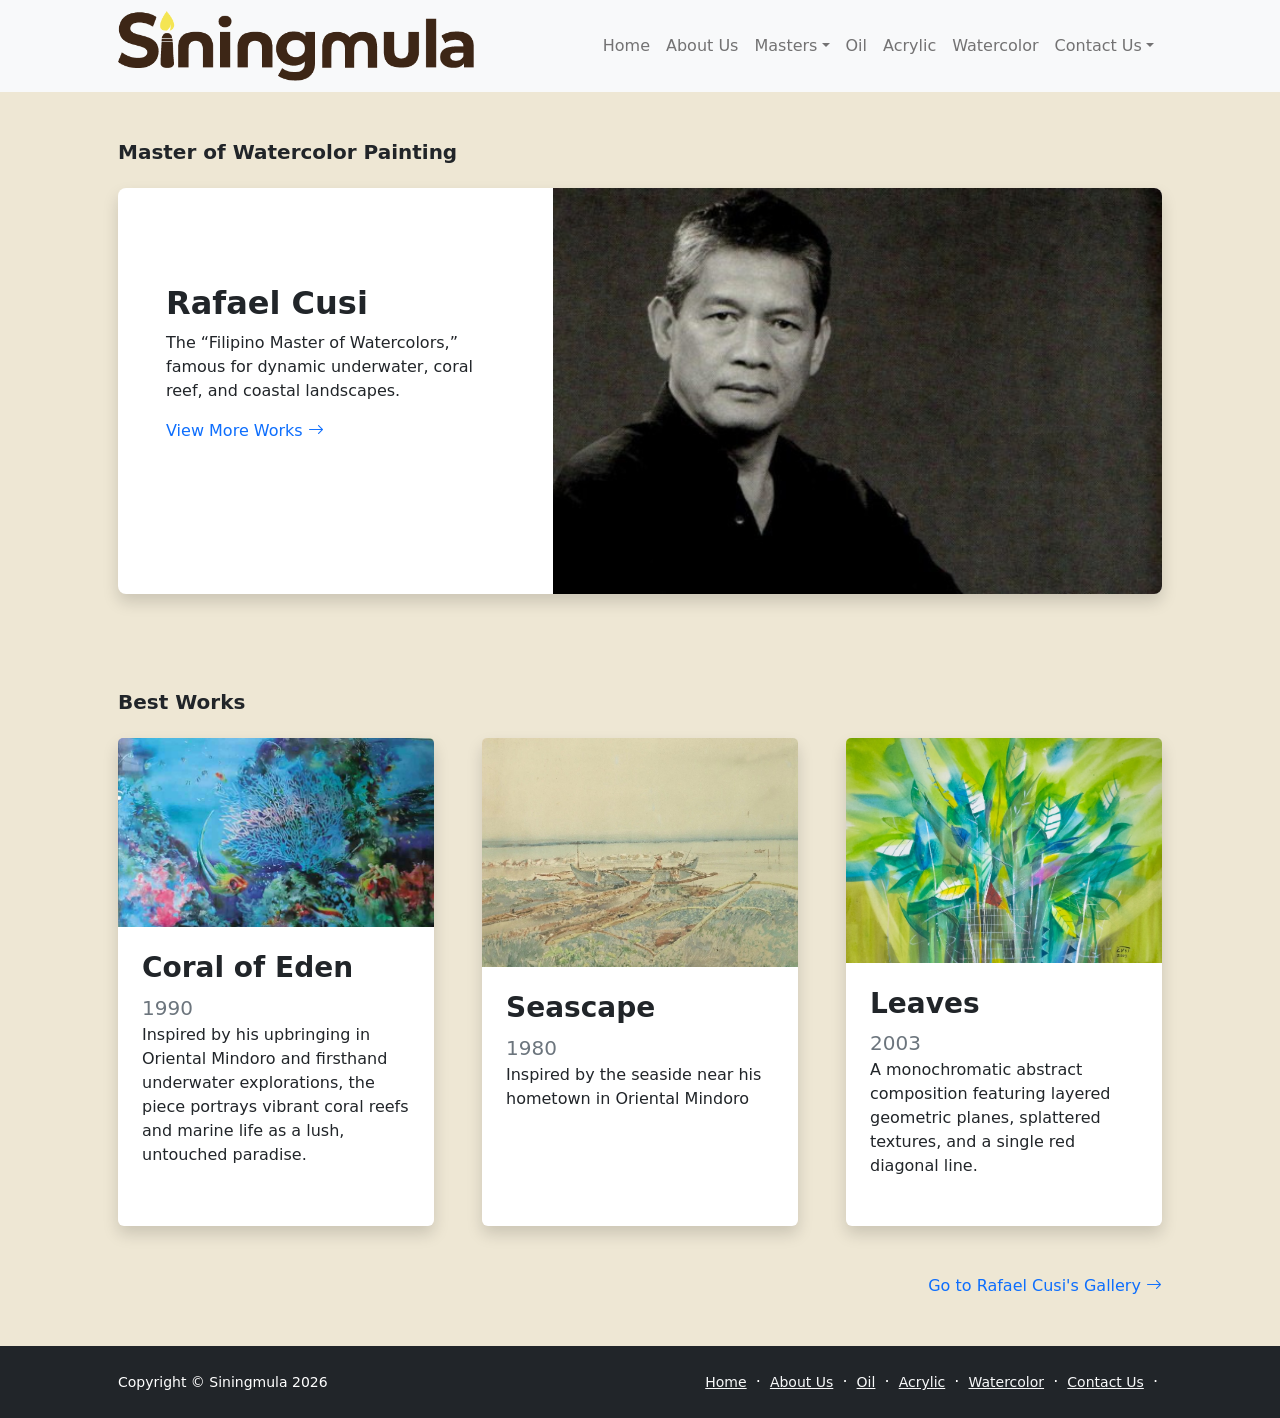
<file: Master-3.html>
<!doctype html>
<html lang="en">
  <head>
    <meta charset="utf-8" />
    <meta
      name="viewport"
      content="width=device-width, initial-scale=1, shrink-to-fit=no"
    />
    <meta name="description" content="" />
    <meta name="author" content="" />
    <title>Siningmula Web Design Finals</title>
    <!-- Favicon-->
    <link rel="icon" type="image/x-icon" href="assets/SININGMULA ICON.png" />
    <!-- Bootstrap icons-->
    <link
      href="https://cdn.jsdelivr.net/npm/bootstrap-icons@1.5.0/font/bootstrap-icons.css"
      rel="stylesheet"
    />
    <!-- Core theme CSS (includes Bootstrap)-->
    <link href="css/styles.css" rel="stylesheet" />
  </head>
  <body class="d-flex flex-column">
    <main class="flex-shrink-0">
      <!-- Navigation-->
      <nav class="navbar navbar-expand-lg navbar-dark bg-light">
        <div class="container px-5">
          <a class="navbar-brand" href="index.html"
            ><img src="assets/SININGMULA LOGO.png" alt="Siningmula Logo"
          /></a>
          <button
            class="navbar-toggler"
            type="button"
            data-bs-toggle="collapse"
            data-bs-target="#navbarSupportedContent"
            aria-controls="navbarSupportedContent"
            aria-expanded="false"
            aria-label="Toggle navigation"
          >
            <span class="navbar-toggler-icon"></span>
          </button>
          <div class="collapse navbar-collapse" id="navbarSupportedContent">
            <ul class="navbar-nav ms-auto mb-2 mb-lg-0">
              <li class="nav-item">
                <a class="nav-link" href="index.html">Home</a>
              </li>
              <li class="nav-item">
                <a class="nav-link" href="about-us.html">About Us</a>
              </li>
              <li class="nav-item dropdown">
                <a
                  class="nav-link dropdown-toggle"
                  id="navbarDropdownBlog"
                  href="#"
                  role="button"
                  data-bs-toggle="dropdown"
                  aria-expanded="false"
                  >Masters</a
                >
                <ul
                  class="dropdown-menu dropdown-menu-end"
                  aria-labelledby="navbarDropdownBlog"
                >
                  <li>
                    <a class="dropdown-item" href="Master-1.html"
                      >Fernando Amorsolo</a
                    >
                  </li>
                  <li>
                    <a class="dropdown-item" href="Master-2.html">Jose Joya</a>
                  </li>
                  <li>
                    <a class="dropdown-item" href="Master-3.html"
                      >Rafael Cusi</a
                    >
                  </li>
                </ul>
              </li>
              <li class="nav-item">
                <a class="nav-link" href="Oil.html">Oil</a>
              </li>
              <li class="nav-item">
                <a class="nav-link" href="Acrylic.html">Acrylic</a>
              </li>

              <li class="nav-item">
                <a class="nav-link" href="Watercolor.html">Watercolor</a>
              </li>
              <li class="nav-item dropdown">
                <a
                  class="nav-link dropdown-toggle"
                  id="navbarDropdownBlog"
                  href="#"
                  role="button"
                  data-bs-toggle="dropdown"
                  aria-expanded="false"
                  >Contact Us</a
                >
                <ul
                  class="dropdown-menu dropdown-menu-end"
                  aria-labelledby="navbarDropdownBlog"
                >
                  <li>
                    <a class="dropdown-item" href="#!">Email Us</a>
                  </li>
                  <li>
                    <a class="dropdown-item" href="#!">Instagram</a>
                  </li>
                  <li>
                    <a class="dropdown-item" href="#!">Facebook</a>
                  </li>
                </ul>
              </li>
            </ul>
          </div>
        </div>
      </nav>
      <!-- Page Content-->
      <section class="py-5">
        <div class="container px-5">
          <h1 class="fw-bolder fs-5 mb-4">Master of Watercolor Painting</h1>
          <div class="card border-0 shadow rounded-3 overflow-hidden">
            <div class="card-body p-0">
              <div class="row gx-0">
                <div class="col-lg-6 col-xl-5 py-lg-5">
                  <div class="p-4 p-md-5">
                    <div class="h2 fw-bolder">Rafael Cusi</div>
                    <p>
                      The “Filipino Master of Watercolors,” famous for dynamic
                      underwater, coral reef, and coastal landscapes.
                    </p>
                    <a
                      class="stretched-link text-decoration-none"
                      href="Watercolor.html"
                    >
                      View More Works
                      <i class="bi bi-arrow-right"></i>
                    </a>
                  </div>
                </div>
                <div class="col-lg-6 col-xl-7">
                  <img
                    style="max-width: 100%; height: 100%"
                    class="bg-featured-blog"
                    src="assets/Rafael Cusi/RAFAEL CUSI.jpg"
                    alt="Rafael Cusi"
                  />
                </div>
              </div>
            </div>
          </div>
        </div>
      </section>
      <!-- Blog preview section-->
      <section class="py-5">
        <div class="container px-5">
          <h2 class="fw-bolder fs-5 mb-4">Best Works</h2>
          <div class="row gx-5">
            <div class="col-lg-4 mb-5">
              <div class="card h-100 shadow border-0">
                <img
                  class="card-img-top"
                  src="assets/Rafael Cusi/coral of eden - Copy.jfif"
                  alt="Coral of Eden"
                />
                <div class="card-body p-4">
                  <a class="text-decoration-none link-dark stretched-link">
                    <div
                      class="h3 fw-bolder text-decoration-none link-dark stretched-link"
                    >
                      Coral of Eden
                    </div></a
                  >
                  <p class="lead fw-normal text-muted mb-0">1990</p>
                  <p class="card-text mb-0">
                    Inspired by his upbringing in Oriental Mindoro and firsthand
                    underwater explorations, the piece portrays vibrant coral
                    reefs and marine life as a lush, untouched paradise.
                  </p>
                </div>
                <div class="card-footer p-4 pt-0 bg-transparent border-top-0">
                  <div
                    class="d-flex align-items-end justify-content-between"
                  ></div>
                </div>
              </div>
            </div>
            <div class="col-lg-4 mb-5">
              <div class="card h-100 shadow border-0">
                <img
                  class="card-img-top"
                  src="assets/Rafael Cusi/seascape1.jpg"
                  alt="Seascape"
                />
                <div class="card-body p-4">
                  <a class="text-decoration-none link-dark stretched-link"
                    ><div
                      class="h3 fw-bolder text-decoration-none link-dark stretched-link"
                    >
                      Seascape
                    </div></a
                  >
                  <p class="lead fw-normal text-muted mb-0">1980</p>
                  <p class="card-text mb-0">
                    Inspired by the seaside near his hometown in Oriental
                    Mindoro
                  </p>
                </div>
                <div class="card-footer p-4 pt-0 bg-transparent border-top-0">
                  <div
                    class="d-flex align-items-end justify-content-between"
                  ></div>
                </div>
              </div>
            </div>
            <div class="col-lg-4 mb-5">
              <div class="card h-100 shadow border-0">
                <img
                  class="card-img-top"
                  src="assets/Rafael Cusi/leaves1.jpg"
                  alt="Leaves"
                />
                <div class="card-body p-4">
                  <a class="text-decoration-none link-dark stretched-link"
                    ><div
                      class="h3 fw-bolder text-decoration-none link-dark stretched-link"
                    >
                      Leaves
                    </div></a
                  >
                  <p class="lead fw-normal text-muted mb-0">2003</p>
                  <p class="card-text mb-0">
                    A monochromatic abstract composition featuring layered
                    geometric planes, splattered textures, and a single red
                    diagonal line.
                  </p>
                </div>
                <div class="card-footer p-4 pt-0 bg-transparent border-top-0">
                  <div
                    class="d-flex align-items-end justify-content-between"
                  ></div>
                </div>
              </div>
            </div>
          </div>
          <div class="text-end mb-5 mb-xl-0">
            <a class="text-decoration-none" href="Watercolor.html">
              Go to Rafael Cusi's Gallery
              <i class="bi bi-arrow-right"></i>
            </a>
          </div>
        </div>
      </section>
    </main>
    <!-- Footer-->
    <footer class="bg-dark py-4 mt-auto">
      <div class="container px-5">
        <div
          class="row align-items-center justify-content-between flex-column flex-sm-row"
        >
          <div class="col-auto">
            <div class="small m-0 text-white">
              Copyright &copy; Siningmula 2026
            </div>
          </div>
          <div class="col-auto">
            <a class="link-light small" href="index.html">Home</a>
            <span class="text-white mx-1">&middot;</span>
            <a class="link-light small" href="about-us.html">About Us</a>
            <span class="text-white mx-1">&middot;</span>
            <a class="link-light small" href="Oil.html">Oil</a>
            <span class="text-white mx-1">&middot;</span>
            <a class="link-light small" href="Acrylic.html">Acrylic</a>
            <span class="text-white mx-1">&middot;</span>
            <a class="link-light small" href="Watercolor.html">Watercolor</a>
            <span class="text-white mx-1">&middot;</span>
            <a class="link-light small" href="contact.html">Contact Us</a>
            <span class="text-white mx-1">&middot;</span>
          </div>
        </div>
      </div>
    </footer>
    <!-- Bootstrap core JS-->
    <script src="https://cdn.jsdelivr.net/npm/bootstrap@5.2.3/dist/js/bootstrap.bundle.min.js"></script>
    <!-- Core theme JS-->
    <script src="js/scripts.js"></script>
  </body>
</html>
</file>
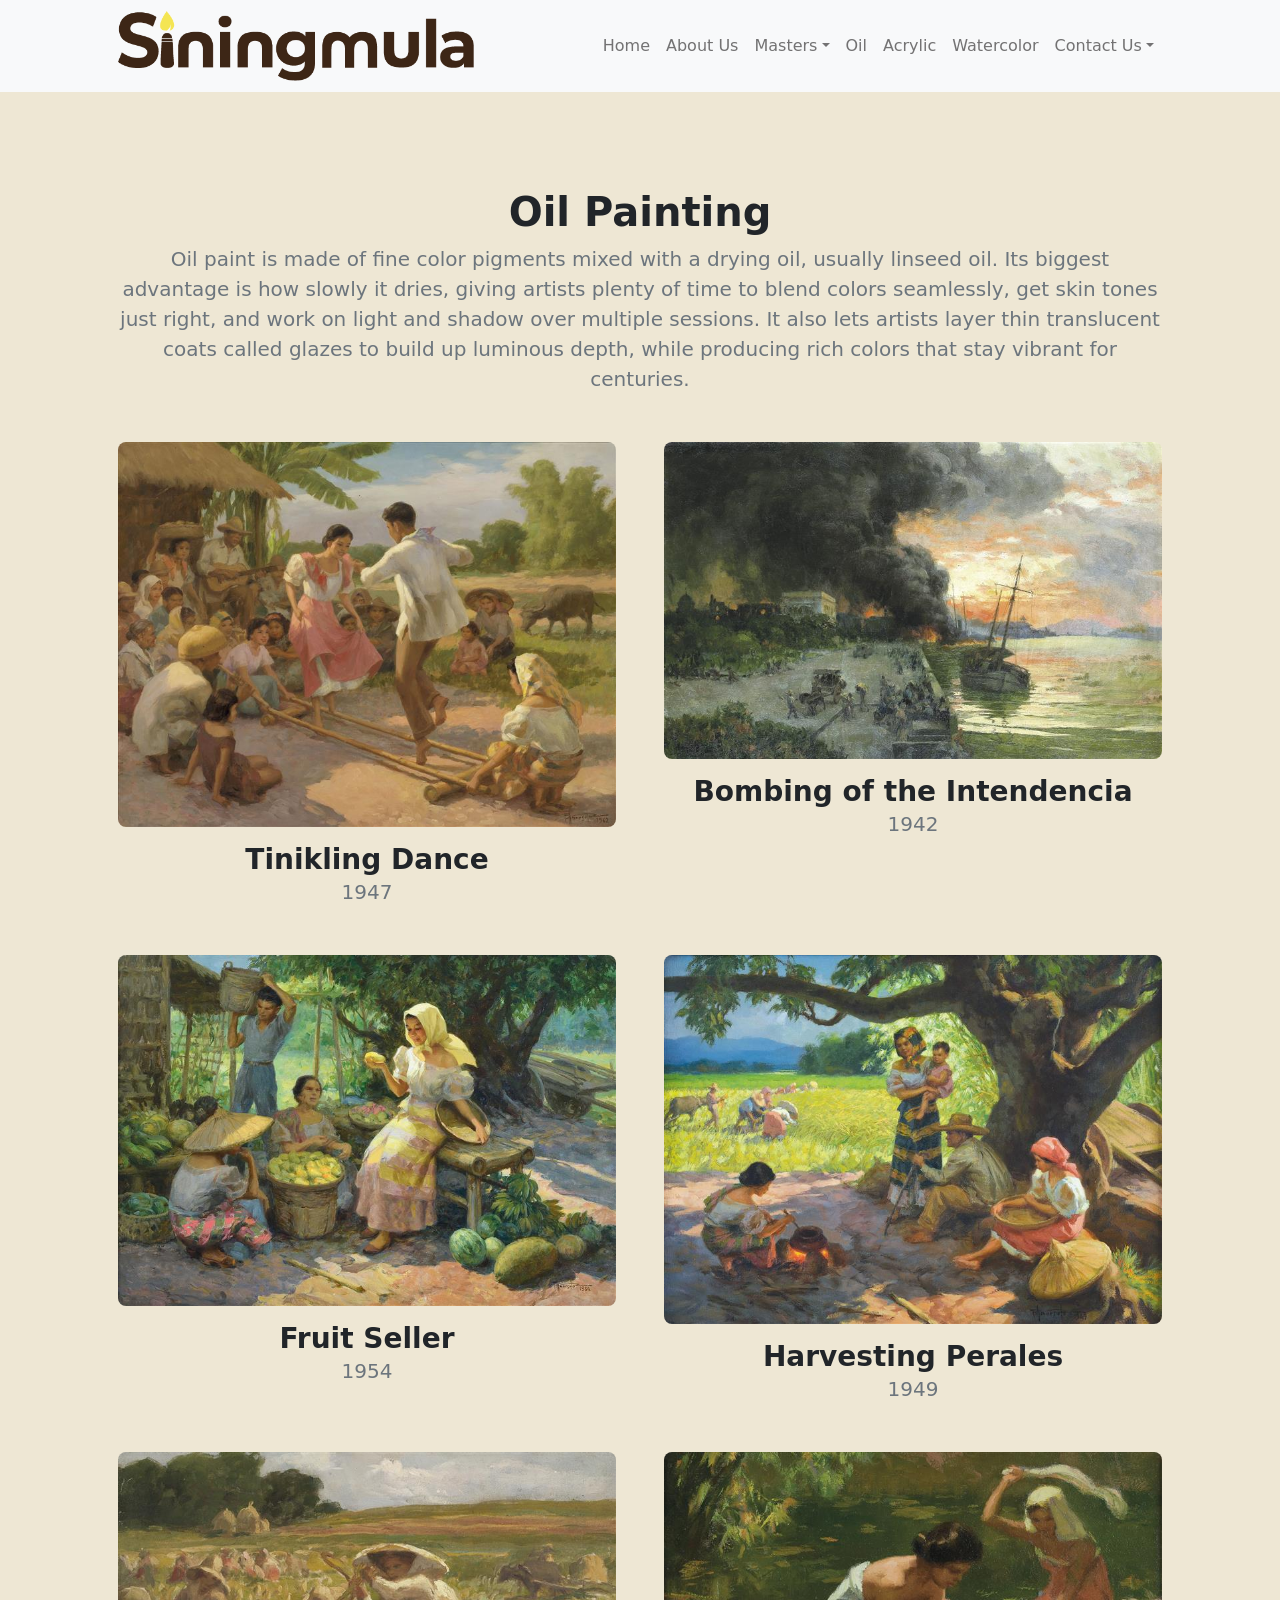
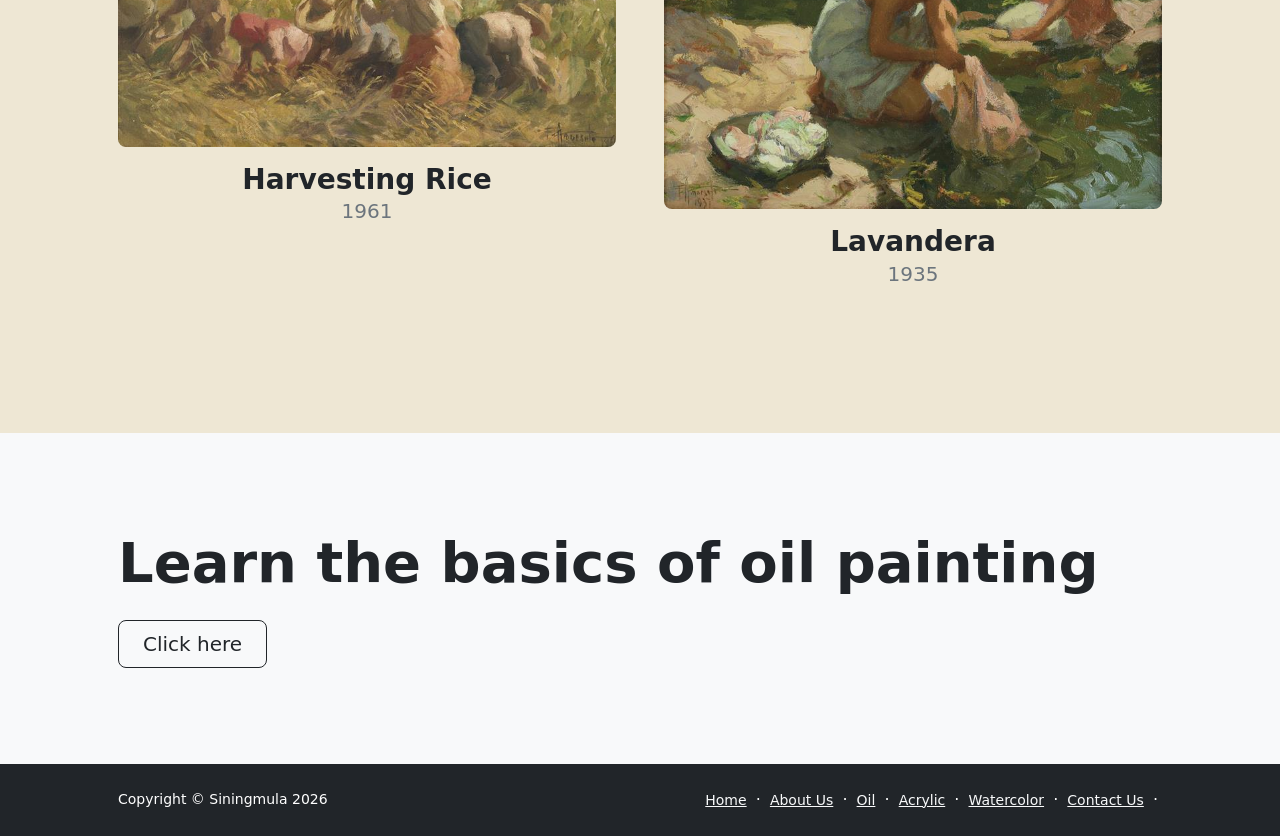
<file: Oil.html>
<!doctype html>
<html lang="en">
  <head>
    <meta charset="utf-8" />
    <meta
      name="viewport"
      content="width=device-width, initial-scale=1, shrink-to-fit=no"
    />
    <meta name="description" content="" />
    <meta name="author" content="" />
    <title>Siningmula Web Design Finals</title>
    <!-- Favicon-->
    <link rel="icon" type="image/x-icon" href="assets/SININGMULA ICON.png" />
    <!-- Bootstrap icons-->
    <link
      href="https://cdn.jsdelivr.net/npm/bootstrap-icons@1.5.0/font/bootstrap-icons.css"
      rel="stylesheet"
    />
    <!-- Core theme CSS (includes Bootstrap)-->
    <link href="css/styles.css" rel="stylesheet" />
  </head>
  <body class="d-flex flex-column h-100">
    <main class="flex-shrink-0">
      <!-- Navigation-->
      <nav class="navbar navbar-expand-lg navbar-dark bg-light">
        <div class="container px-5">
          <a class="navbar-brand" href="index.html"
            ><img src="assets/SININGMULA LOGO.png" alt="Siningmula Logo"
          /></a>
          <button
            class="navbar-toggler"
            type="button"
            data-bs-toggle="collapse"
            data-bs-target="#navbarSupportedContent"
            aria-controls="navbarSupportedContent"
            aria-expanded="false"
            aria-label="Toggle navigation"
          >
            <span class="navbar-toggler-icon"></span>
          </button>
          <div class="collapse navbar-collapse" id="navbarSupportedContent">
            <ul class="navbar-nav ms-auto mb-2 mb-lg-0">
              <li class="nav-item">
                <a class="nav-link" href="index.html">Home</a>
              </li>
              <li class="nav-item">
                <a class="nav-link" href="about-us.html">About Us</a>
              </li>
              <li class="nav-item dropdown">
                <a
                  class="nav-link dropdown-toggle"
                  id="navbarDropdownBlog"
                  href="#"
                  role="button"
                  data-bs-toggle="dropdown"
                  aria-expanded="false"
                  >Masters</a
                >
                <ul
                  class="dropdown-menu dropdown-menu-end"
                  aria-labelledby="navbarDropdownBlog"
                >
                  <li>
                    <a class="dropdown-item" href="Master-1.html"
                      >Fernando Amorsolo</a
                    >
                  </li>
                  <li>
                    <a class="dropdown-item" href="Master-2.html">Jose Joya</a>
                  </li>
                  <li>
                    <a class="dropdown-item" href="Master-3.html"
                      >Rafael Cusi</a
                    >
                  </li>
                </ul>
              </li>
              <li class="nav-item">
                <a class="nav-link" href="Oil.html">Oil</a>
              </li>
              <li class="nav-item">
                <a class="nav-link" href="Acrylic.html">Acrylic</a>
              </li>

              <li class="nav-item">
                <a class="nav-link" href="Watercolor.html">Watercolor</a>
              </li>
              <li class="nav-item dropdown">
                <a
                  class="nav-link dropdown-toggle"
                  id="navbarDropdownBlog"
                  href="#"
                  role="button"
                  data-bs-toggle="dropdown"
                  aria-expanded="false"
                  >Contact Us</a
                >
                <ul
                  class="dropdown-menu dropdown-menu-end"
                  aria-labelledby="navbarDropdownBlog"
                >
                  <li>
                    <a class="dropdown-item" href="#!">Email Us</a>
                  </li>
                  <li>
                    <a class="dropdown-item" href="#!">Instagram</a>
                  </li>
                  <li>
                    <a class="dropdown-item" href="#!">Facebook</a>
                  </li>
                </ul>
              </li>
            </ul>
          </div>
        </div>
      </nav>
      <!-- Page Content-->
      <section class="py-5">
        <div class="container px-5 my-5">
          <div class="text-center mb-5">
            <h1 class="fw-bolder">Oil Painting</h1>
            <p class="lead fw-normal text-muted mb-0">
              Oil paint is made of fine color pigments mixed with a drying oil,
              usually linseed oil. Its biggest advantage is how slowly it dries,
              giving artists plenty of time to blend colors seamlessly, get skin
              tones just right, and work on light and shadow over multiple
              sessions. It also lets artists layer thin translucent coats called
              glazes to build up luminous depth, while producing rich colors
              that stay vibrant for centuries.
            </p>
          </div>
          <div class="row gx-5">
            <div class="col-lg-6">
              <div class="text-center mb-5">
                <div class="position-relative mb-5">
                  <img
                    class="img-fluid rounded-3 mb-3"
                    src="assets/Fernando/Tinikling dance.jpg"
                    alt="Bathers"
                  />
                  <a
                    class="h3 fw-bolder text-decoration-none link-dark stretched-link"
                    >Tinikling Dance</a
                  >
                  <p class="lead fw-normal text-muted mb-0">1947</p>
                </div>
              </div>
            </div>
            <div class="col-lg-6">
              <div class="text-center mb-5">
                <div class="position-relative mb-5">
                  <img
                    class="img-fluid rounded-3 mb-3"
                    src="assets/Fernando/bombing of the intendencia.jpg"
                    alt="..."
                  />
                  <a
                    class="h3 fw-bolder text-decoration-none link-dark stretched-link"
                    >Bombing of the Intendencia</a
                  >
                  <p class="lead fw-normal text-muted mb-0">1942</p>
                </div>
              </div>
            </div>
            <div class="col-lg-6">
              <div class="text-center mb-5">
                <div class="position-relative mb-5">
                  <img
                    class="img-fluid rounded-3 mb-3"
                    src="assets/Fernando/fruit seller.jpg"
                    alt="..."
                  />
                  <a
                    class="h3 fw-bolder text-decoration-none link-dark stretched-link"
                    >Fruit Seller</a
                  >
                  <p class="lead fw-normal text-muted mb-0">1954</p>
                </div>
              </div>
            </div>
            <div class="col-lg-6">
              <div class="text-center mb-5">
                <div class="position-relative mb-5">
                  <img
                    class="img-fluid rounded-3 mb-3"
                    src="assets/Fernando/harvesting perales.jpg"
                    alt="..."
                  />
                  <a
                    class="h3 fw-bolder text-decoration-none link-dark stretched-link"
                    >Harvesting Perales</a
                  >
                  <p class="lead fw-normal text-muted mb-0">1949</p>
                </div>
              </div>
            </div>
            <div class="col-lg-6">
              <div class="text-center mb-5">
                <div class="position-relative mb-5">
                  <img
                    class="img-fluid rounded-3 mb-3"
                    src="assets/Fernando/harvesting rice.jpg"
                    alt="..."
                  />
                  <a
                    class="h3 fw-bolder text-decoration-none link-dark stretched-link"
                    >Harvesting Rice</a
                  >
                  <p class="lead fw-normal text-muted mb-0">1961</p>
                </div>
              </div>
            </div>
            <div class="col-lg-6">
              <div class="text-center mb-5">
                <div class="position-relative mb-5">
                  <img
                    class="img-fluid rounded-3 mb-3"
                    src="assets/Fernando/lavandera.jpg"
                    alt="lavandera"
                  />
                  <a
                    class="h3 fw-bolder text-decoration-none link-dark stretched-link"
                    >Lavandera</a
                  >
                  <p class="lead fw-normal text-muted mb-0">1935</p>
                </div>
              </div>
            </div>
          </div>
        </div>
      </section>
      <section class="py-5 bg-light">
        <div class="container px-5 my-5">
          <h2 class="display-4 fw-bolder mb-4">
            Learn the basics of oil painting
          </h2>
          <a
            class="btn btn-outline-dark btn-lg px-4"
            href="https://youtu.be/lKuzi4DGE84?si=0q85xiY3Moz226AM"
            target="blank"
            rel="noopener noreferrer"
            >Click here</a
          >
        </div>
      </section>
    </main>
    <!-- Footer-->
    <footer class="bg-dark py-4 mt-auto">
      <div class="container px-5">
        <div
          class="row align-items-center justify-content-between flex-column flex-sm-row"
        >
          <div class="col-auto">
            <div class="small m-0 text-white">
              Copyright &copy; Siningmula 2026
            </div>
          </div>
          <div class="col-auto">
            <a class="link-light small" href="index.html">Home</a>
            <span class="text-white mx-1">&middot;</span>
            <a class="link-light small" href="about-us.html">About Us</a>
            <span class="text-white mx-1">&middot;</span>
            <a class="link-light small" href="Oil.html">Oil</a>
            <span class="text-white mx-1">&middot;</span>
            <a class="link-light small" href="Acrylic.html">Acrylic</a>
            <span class="text-white mx-1">&middot;</span>
            <a class="link-light small" href="Watercolor.html">Watercolor</a>
            <span class="text-white mx-1">&middot;</span>
            <a class="link-light small" href="contact.html">Contact Us</a>
            <span class="text-white mx-1">&middot;</span>
          </div>
        </div>
      </div>
    </footer>
    <!-- Bootstrap core JS-->
    <script src="https://cdn.jsdelivr.net/npm/bootstrap@5.2.3/dist/js/bootstrap.bundle.min.js"></script>
    <!-- Core theme JS-->
    <script src="js/scripts.js"></script>
  </body>
</html>
</file>
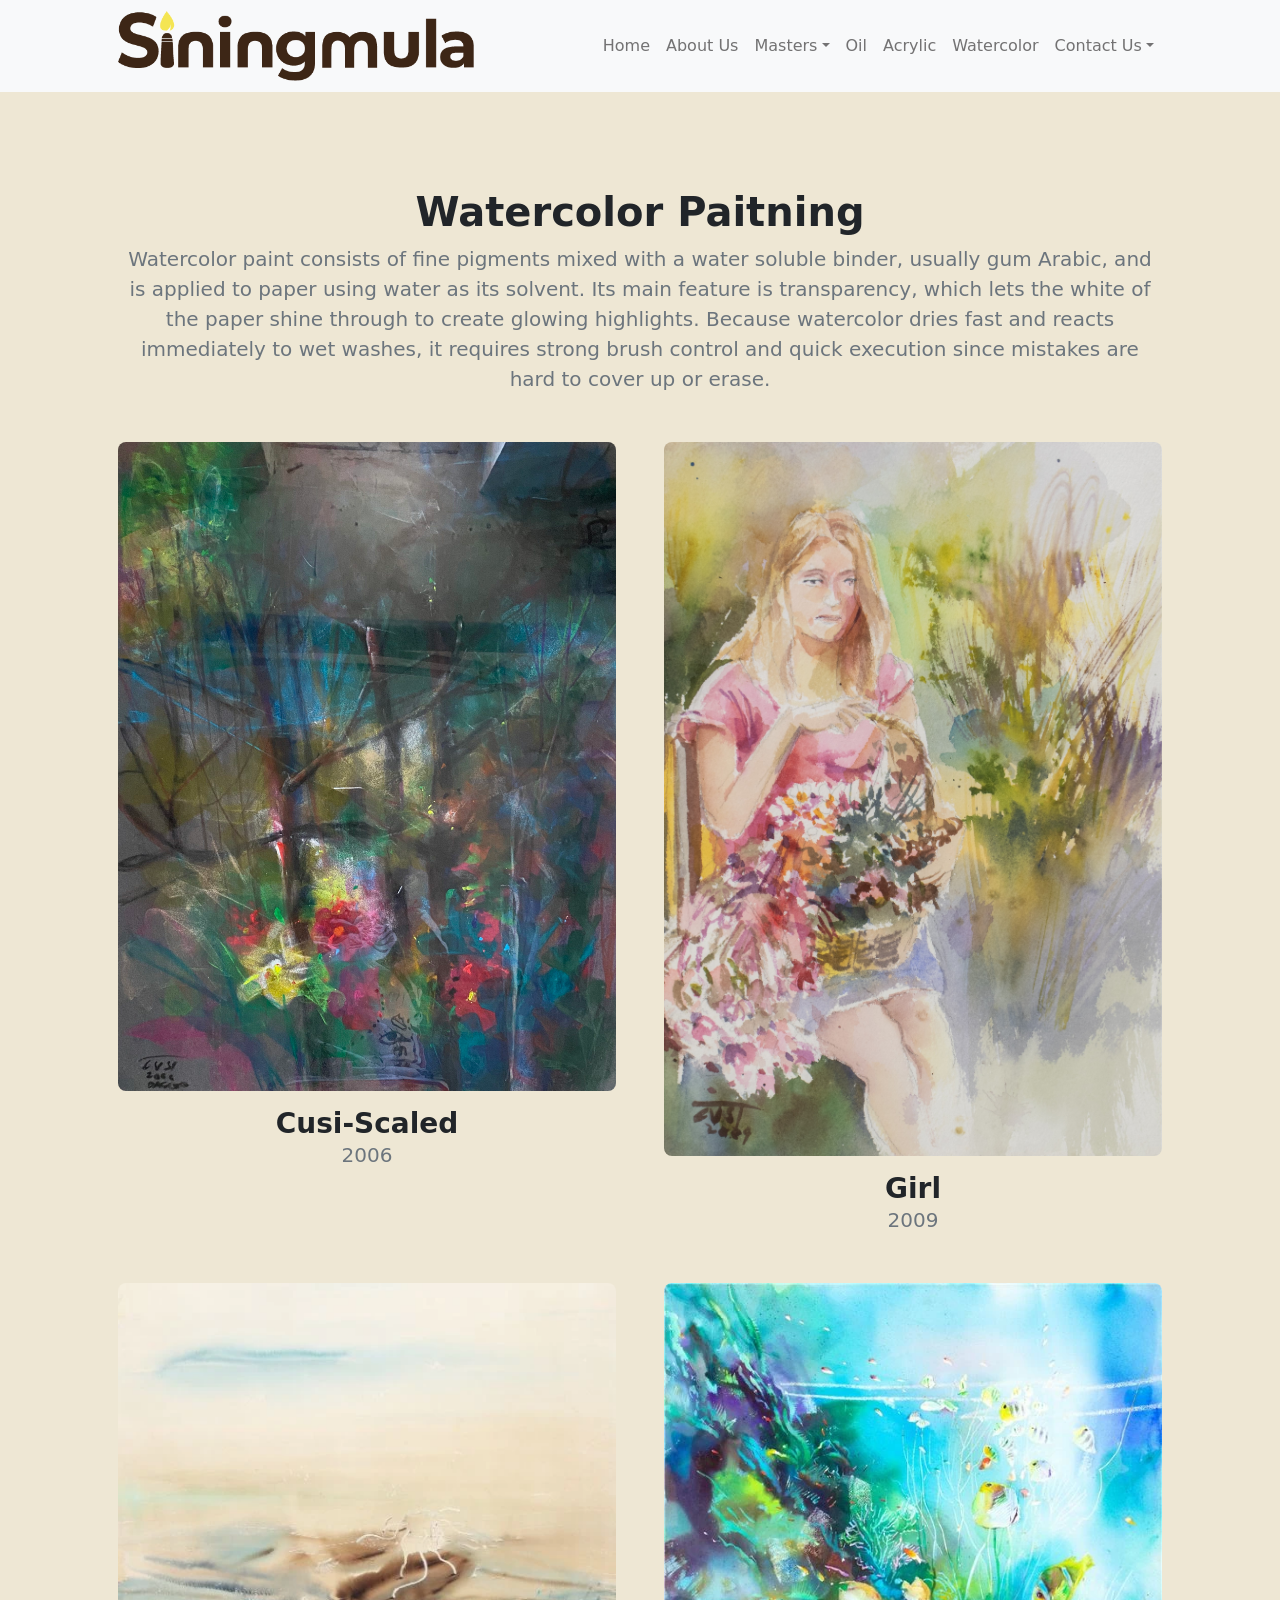
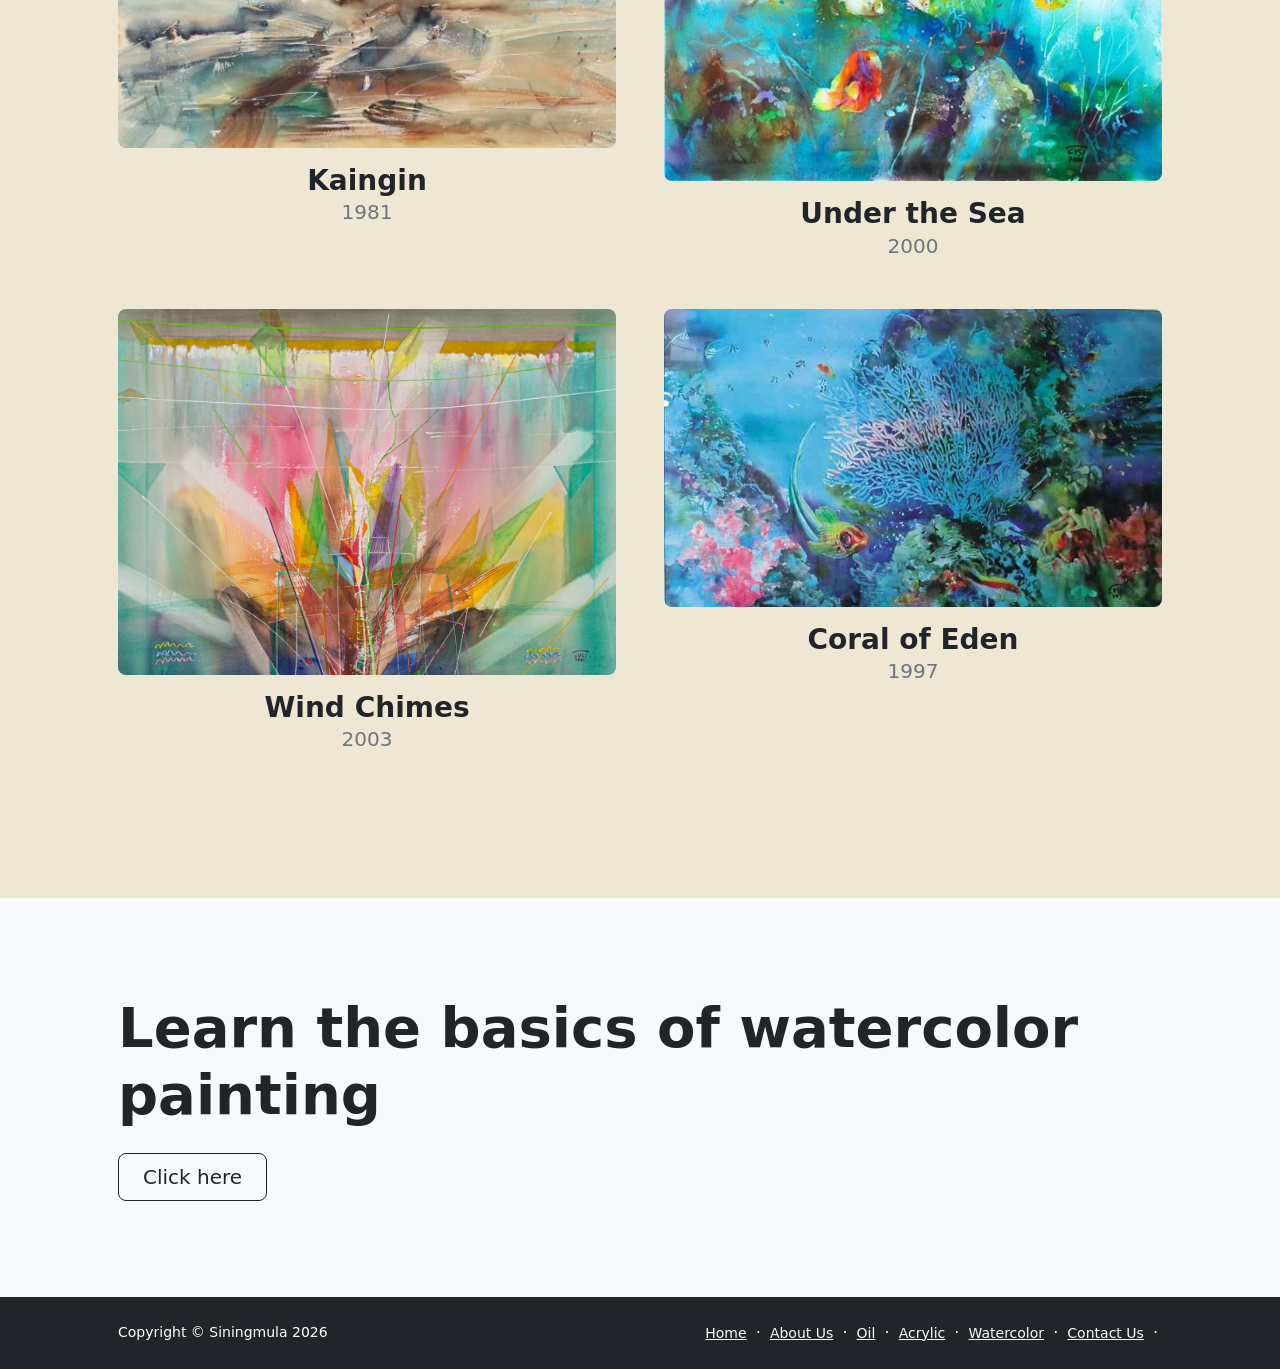
<file: Watercolor.html>
<!doctype html>
<html lang="en">
  <head>
    <meta charset="utf-8" />
    <meta
      name="viewport"
      content="width=device-width, initial-scale=1, shrink-to-fit=no"
    />
    <meta name="description" content="" />
    <meta name="author" content="" />
    <title>Siningmula Web Design Finals</title>
    <!-- Favicon-->
    <link rel="icon" type="image/x-icon" href="assets/SININGMULA ICON.png" />
    <!-- Bootstrap icons-->
    <link
      href="https://cdn.jsdelivr.net/npm/bootstrap-icons@1.5.0/font/bootstrap-icons.css"
      rel="stylesheet"
    />
    <!-- Core theme CSS (includes Bootstrap)-->
    <link href="css/styles.css" rel="stylesheet" />
  </head>
  <body class="d-flex flex-column h-100">
    <main class="flex-shrink-0">
      <!-- Navigation-->
      <nav class="navbar navbar-expand-lg navbar-dark bg-light">
        <div class="container px-5">
          <a class="navbar-brand" href="index.html"
            ><img src="assets/SININGMULA LOGO.png" alt="Siningmula Logo"
          /></a>
          <button
            class="navbar-toggler"
            type="button"
            data-bs-toggle="collapse"
            data-bs-target="#navbarSupportedContent"
            aria-controls="navbarSupportedContent"
            aria-expanded="false"
            aria-label="Toggle navigation"
          >
            <span class="navbar-toggler-icon"></span>
          </button>
          <div class="collapse navbar-collapse" id="navbarSupportedContent">
            <ul class="navbar-nav ms-auto mb-2 mb-lg-0">
              <li class="nav-item">
                <a class="nav-link" href="index.html">Home</a>
              </li>
              <li class="nav-item">
                <a class="nav-link" href="about-us.html">About Us</a>
              </li>
              <li class="nav-item dropdown">
                <a
                  class="nav-link dropdown-toggle"
                  id="navbarDropdownBlog"
                  href="#"
                  role="button"
                  data-bs-toggle="dropdown"
                  aria-expanded="false"
                  >Masters</a
                >
                <ul
                  class="dropdown-menu dropdown-menu-end"
                  aria-labelledby="navbarDropdownBlog"
                >
                  <li>
                    <a class="dropdown-item" href="Master-1.html"
                      >Fernando Amorsolo</a
                    >
                  </li>
                  <li>
                    <a class="dropdown-item" href="Master-2.html">Jose Joya</a>
                  </li>
                  <li>
                    <a class="dropdown-item" href="Master-3.html"
                      >Rafael Cusi</a
                    >
                  </li>
                </ul>
              </li>
              <li class="nav-item">
                <a class="nav-link" href="Oil.html">Oil</a>
              </li>
              <li class="nav-item">
                <a class="nav-link" href="Acrylic.html">Acrylic</a>
              </li>

              <li class="nav-item">
                <a class="nav-link" href="Watercolor.html">Watercolor</a>
              </li>
              <li class="nav-item dropdown">
                <a
                  class="nav-link dropdown-toggle"
                  id="navbarDropdownBlog"
                  href="#"
                  role="button"
                  data-bs-toggle="dropdown"
                  aria-expanded="false"
                  >Contact Us</a
                >
                <ul
                  class="dropdown-menu dropdown-menu-end"
                  aria-labelledby="navbarDropdownBlog"
                >
                  <li>
                    <a class="dropdown-item" href="#!">Email Us</a>
                  </li>
                  <li>
                    <a class="dropdown-item" href="#!">Instagram</a>
                  </li>
                  <li>
                    <a class="dropdown-item" href="#!">Facebook</a>
                  </li>
                </ul>
              </li>
            </ul>
          </div>
        </div>
      </nav>
      <!-- Page Content-->
      <section class="py-5">
        <div class="container px-5 my-5">
          <div class="text-center mb-5">
            <h1 class="fw-bolder">Watercolor Paitning</h1>
            <p class="lead fw-normal text-muted mb-0">
              Watercolor paint consists of fine pigments mixed with a water
              soluble binder, usually gum Arabic, and is applied to paper using
              water as its solvent. Its main feature is transparency, which lets
              the white of the paper shine through to create glowing highlights.
              Because watercolor dries fast and reacts immediately to wet
              washes, it requires strong brush control and quick execution since
              mistakes are hard to cover up or erase.
            </p>
          </div>
          <div class="row gx-5">
            <div class="col-lg-6">
              <div class="text-center mb-5">
                <div class="position-relative mb-5">
                  <img
                    class="img-fluid rounded-3 mb-3"
                    src="assets/Rafael Cusi/Cusi-scaled.jpg"
                    alt="Cusi-scaled"
                  />
                  <a
                    class="h3 fw-bolder text-decoration-none link-dark stretched-link"
                    >Cusi-Scaled</a
                  >
                  <p class="lead fw-normal text-muted mb-0">2006</p>
                </div>
              </div>
            </div>
            <div class="col-lg-6">
              <div class="text-center mb-5">
                <div class="position-relative mb-5">
                  <img
                    class="img-fluid rounded-3 mb-3"
                    src="assets/Rafael Cusi/girl.jpg"
                    alt="Girl"
                  />
                  <a
                    class="h3 fw-bolder text-decoration-none link-dark stretched-link"
                    >Girl</a
                  >
                  <p class="lead fw-normal text-muted mb-0">2009</p>
                </div>
              </div>
            </div>
            <div class="col-lg-6">
              <div class="text-center mb-5">
                <div class="position-relative mb-5">
                  <img
                    class="img-fluid rounded-3 mb-3"
                    src="assets/Rafael Cusi/kaingin.webp"
                    alt="Kaingin"
                  />
                  <a
                    class="h3 fw-bolder text-decoration-none link-dark stretched-link"
                    >Kaingin</a
                  >
                  <p class="lead fw-normal text-muted mb-0">1981</p>
                </div>
              </div>
            </div>
            <div class="col-lg-6">
              <div class="text-center mb-5">
                <div class="position-relative mb-5">
                  <img
                    class="img-fluid rounded-3 mb-3"
                    src="assets/Rafael Cusi/under the sea.webp"
                    alt="Under the Sea"
                  />
                  <a
                    class="h3 fw-bolder text-decoration-none link-dark stretched-link"
                    >Under the Sea</a
                  >
                  <p class="lead fw-normal text-muted mb-0">2000</p>
                </div>
              </div>
            </div>
            <div class="col-lg-6">
              <div class="text-center mb-5">
                <div class="position-relative mb-5">
                  <img
                    class="img-fluid rounded-3 mb-3"
                    src="assets/Rafael Cusi/Wind chimes.jpg"
                    alt="Wind Chimes"
                  />
                  <a
                    class="h3 fw-bolder text-decoration-none link-dark stretched-link"
                    >Wind Chimes</a
                  >
                  <p class="lead fw-normal text-muted mb-0">2003</p>
                </div>
              </div>
            </div>
            <div class="col-lg-6">
              <div class="text-center mb-5">
                <div class="position-relative mb-5">
                  <img
                    class="img-fluid rounded-3 mb-3"
                    src="assets/Rafael Cusi/coral of eden.jfif"
                    alt="Coral of Eden"
                  />
                  <a
                    class="h3 fw-bolder text-decoration-none link-dark stretched-link"
                    >Coral of Eden</a
                  >
                  <p class="lead fw-normal text-muted mb-0">1997</p>
                </div>
              </div>
            </div>
          </div>
        </div>
      </section>
      <section class="py-5 bg-light">
        <div class="container px-5 my-5">
          <h2 class="display-4 fw-bolder mb-4">
            Learn the basics of watercolor painting
          </h2>
          <a
            class="btn btn-outline-dark btn-lg px-4"
            href="https://youtu.be/1Fgkwcym4j4?si=wybV7ooPqC0rso3y"
            target="blank"
            rel="noopener noreferrer"
            >Click here</a
          >
        </div>
      </section>
    </main>
    <!-- Footer-->
    <footer class="bg-dark py-4 mt-auto">
      <div class="container px-5">
        <div
          class="row align-items-center justify-content-between flex-column flex-sm-row"
        >
          <div class="col-auto">
            <div class="small m-0 text-white">
              Copyright &copy; Siningmula 2026
            </div>
          </div>
          <div class="col-auto">
            <a class="link-light small" href="index.html">Home</a>
            <span class="text-white mx-1">&middot;</span>
            <a class="link-light small" href="about-us.html">About Us</a>
            <span class="text-white mx-1">&middot;</span>
            <a class="link-light small" href="Oil.html">Oil</a>
            <span class="text-white mx-1">&middot;</span>
            <a class="link-light small" href="Acrylic.html">Acrylic</a>
            <span class="text-white mx-1">&middot;</span>
            <a class="link-light small" href="Watercolor.html">Watercolor</a>
            <span class="text-white mx-1">&middot;</span>
            <a class="link-light small" href="contact.html">Contact Us</a>
            <span class="text-white mx-1">&middot;</span>
          </div>
        </div>
      </div>
    </footer>
    <!-- Bootstrap core JS-->
    <script src="https://cdn.jsdelivr.net/npm/bootstrap@5.2.3/dist/js/bootstrap.bundle.min.js"></script>
    <!-- Core theme JS-->
    <script src="js/scripts.js"></script>
  </body>
</html>
</file>
